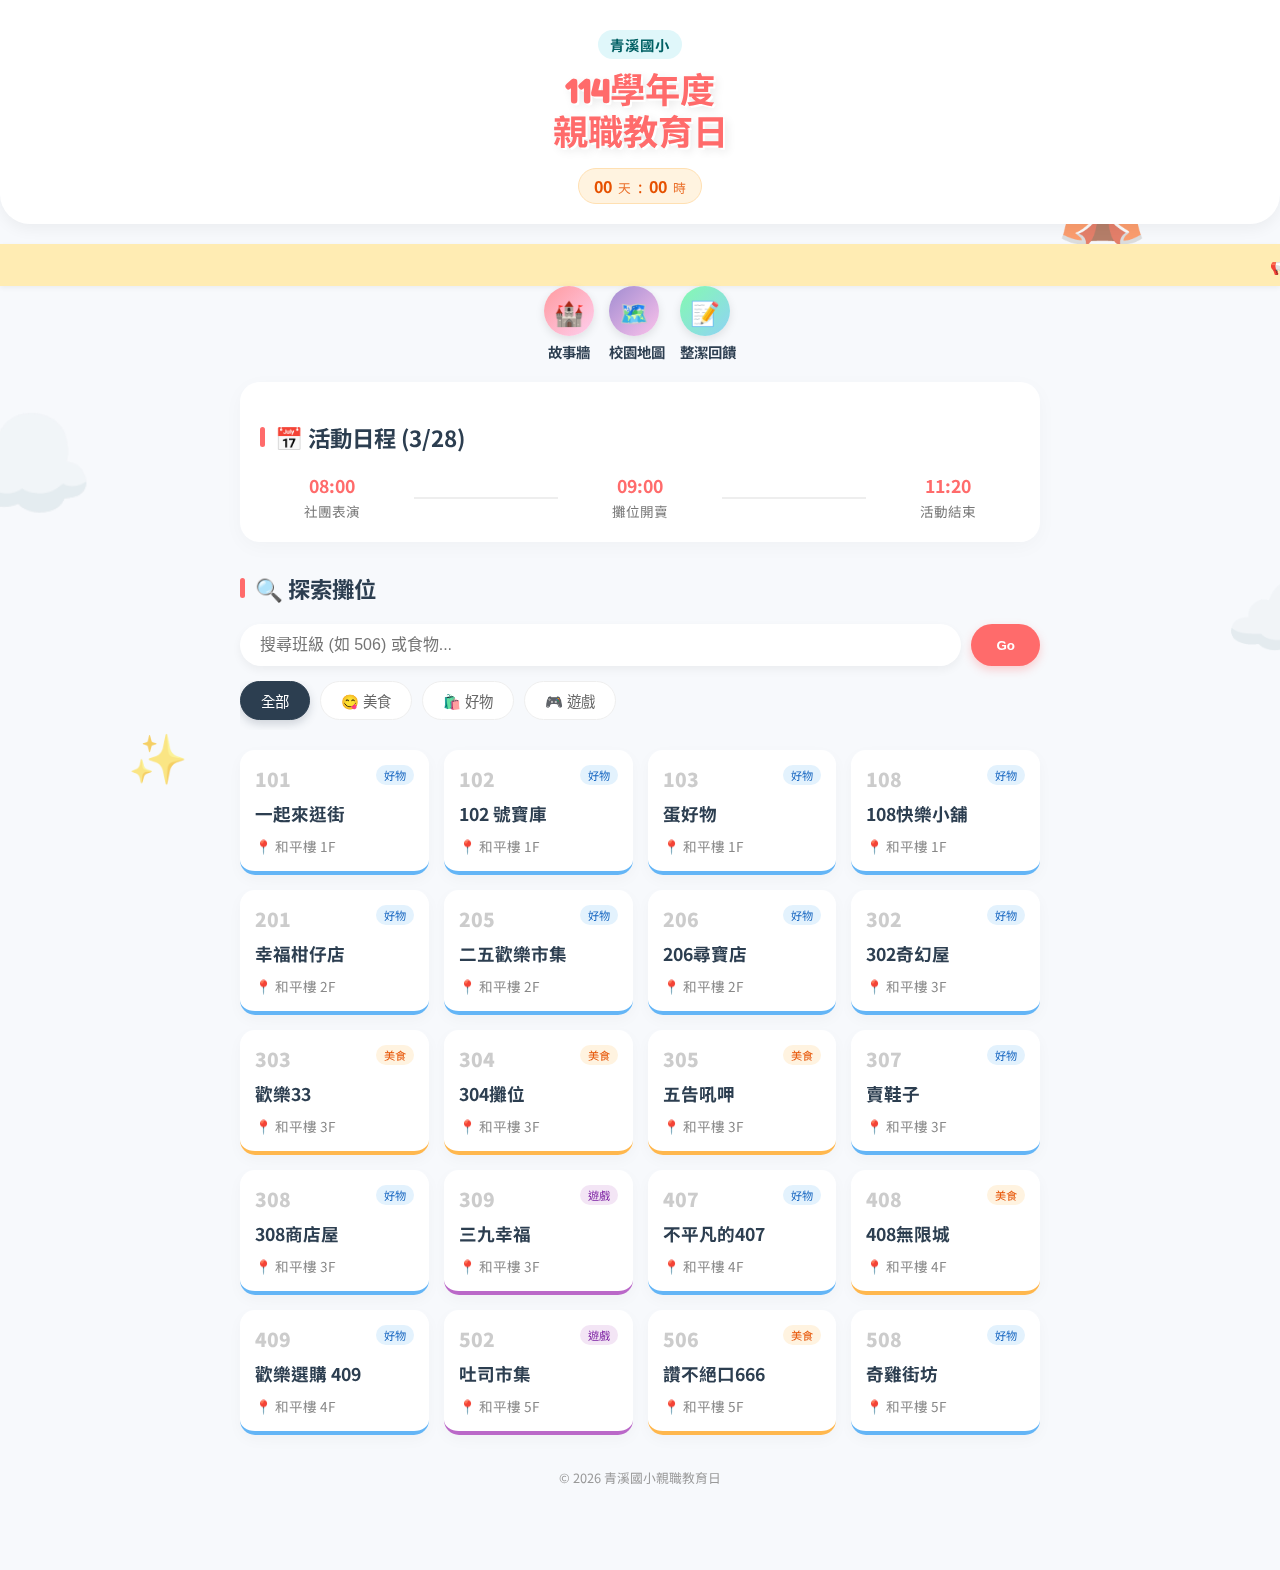
<file: index.html>
<!DOCTYPE html>
<html lang="zh-TW">
<head>
    <meta charset="UTF-8">
    <meta name="viewport" content="width=device-width, initial-scale=1.0">
    <title>114學年度親職教育日 - 青溪國小</title>
    <link href="https://fonts.googleapis.com/css2?family=Fredoka+One&family=Noto+Sans+TC:wght@400;700&display=swap" rel="stylesheet">
    <link rel="stylesheet" href="style.css?v=final2">
</head>
<body>

    <!-- Parallax Background Elements -->
    <div class="parallax-layer p1" style="top: 10%; left: 5%;">🎈</div>
    <div class="parallax-layer p2" style="top: 15%; right: 10%;">🎪</div>
    <div class="parallax-layer p3" style="top: 40%; left: -5%;">☁️</div>
    <div class="parallax-layer p4" style="top: 60%; right: -5%;">☁️</div>
    <div class="parallax-layer p5" style="top: 80%; left: 10%;">✨</div>

    <style>
        .parallax-layer {
            position: fixed;
            font-size: 3rem;
            z-index: -1;
            opacity: 0.6;
            transition: transform 0.1s linear;
            will-change: transform;
        }
        .p1 { font-size: 4rem; }
        .p2 { font-size: 5rem; }
        .p3 { font-size: 8rem; opacity: 0.3; }
        .p4 { font-size: 6rem; opacity: 0.3; }
    </style>

    <header class="hero-section">
        <div class="hero-content">
            <span class="badge">青溪國小</span>
            <h1 class="main-title">114學年度<br>親職教育日</h1>
            
            <!-- 倒數計時 -->
            <div class="countdown-container">
                <div class="time-block">
                    <span id="days" class="number">00</span>
                    <span class="label">天</span>
                </div>
                <div class="separator">:</div>
                <div class="time-block">
                    <span id="hours" class="number">00</span>
                    <span class="label">時</span>
                </div>
            </div>
        </div>
    </header>

    <!-- 跑馬燈 -->
    <div class="marquee-strip">
        <p>📢 歡迎蒞臨無限城嘉年華！全校攤位 09:00 準時開賣！請自備環保餐具，愛地球做環保！祝大家玩得開心！</p>
    </div>

    <!-- 快捷導航 (App Icon 風格) -->
    <nav class="quick-nav">
        <a href="stories.html" class="nav-item">
            <div class="icon-circle story-icon">🏰</div>
            <span>故事牆</span>
        </a>
        <a href="#map-modal" class="nav-item" onclick="openMap()">
            <div class="icon-circle map-icon">🗺️</div>
            <span>校園地圖</span>
        </a>
        <a href="https://docs.google.com/forms/d/18_ZxA7pB8pmwYJaLqvHoOnVKms5iUGSCtp5RFBCoK10/preview" target="_blank" class="nav-item">
            <div class="icon-circle form-icon">📝</div>
            <span>整潔回饋</span>
        </a>
    </nav>

    <main class="container">
        <!-- 活動時程 -->
        <section class="section-card timeline-card">
            <h2 class="section-title">📅 活動日程 (3/28)</h2>
            <div class="timeline-row">
                <div class="t-item">
                    <span class="t-time">08:00</span>
                    <span class="t-desc">社團表演</span>
                </div>
                <div class="t-line"></div>
                <div class="t-item">
                    <span class="t-time">09:00</span>
                    <span class="t-desc">攤位開賣</span>
                </div>
                <div class="t-line"></div>
                <div class="t-item">
                    <span class="t-time">11:20</span>
                    <span class="t-desc">活動結束</span>
                </div>
            </div>
        </section>

        <!-- 攤位搜尋 -->
        <section class="booth-section">
            <h2 class="section-title">🔍 探索攤位</h2>
            
            <div class="search-box">
                <input type="text" id="searchInput" placeholder="搜尋班級 (如 506) 或食物...">
                <button class="search-btn">Go</button>
            </div>

            <div class="filter-pills">
                <button class="pill active" data-filter="all">全部</button>
                <button class="pill" data-filter="food">😋 美食</button>
                <button class="pill" data-filter="goods">🛍️ 好物</button>
                <button class="pill" data-filter="game">🎮 遊戲</button>
            </div>

            <!-- 瀑布流卡片 -->
            <div class="booth-grid" id="boothGrid">
                <!-- 由 JS 動態生成 -->
            </div>
        </section>
    </main>

    <!-- 地圖模態視窗 (Modal) -->
    <div id="mapModal" class="modal">
        <div class="modal-content">
            <span class="close-btn" onclick="closeMap()">&times;</span>
            <h3>🗺️ 校園地圖</h3>
            <img src="picture.jpg" alt="Map" style="width:100%; border-radius:10px;">
            <a href="https://www.csps.tyc.edu.tw/modules/tadnews/page.php?nsn=29" target="_blank" class="full-map-btn">查看高清大圖</a>
        </div>
    </div>

    <!-- 底部 -->
    <footer>
        <p>© 2026 青溪國小親職教育日</p>
    </footer>

    <script>
        // 資料庫 (從原本的 HTML 轉換而來)
        const booths = [
            { cls: "101", name: "一起來逛街", type: "goods", loc: "和平樓 1F" },
            { cls: "102", name: "102 號寶庫", type: "goods", loc: "和平樓 1F" },
            { cls: "103", name: "蛋好物", type: "goods", loc: "和平樓 1F" },
            { cls: "108", name: "108快樂小舖", type: "goods", loc: "和平樓 1F" },
            { cls: "201", name: "幸福柑仔店", type: "goods", loc: "和平樓 2F" },
            { cls: "205", name: "二五歡樂市集", type: "goods", loc: "和平樓 2F" },
            { cls: "206", name: "206尋寶店", type: "goods", loc: "和平樓 2F" },
            { cls: "302", name: "302奇幻屋", type: "goods", loc: "和平樓 3F" },
            { cls: "303", name: "歡樂33", type: "food", loc: "和平樓 3F" },
            { cls: "304", name: "304攤位", type: "food", loc: "和平樓 3F" },
            { cls: "305", name: "五告吼呷", type: "food", loc: "和平樓 3F" },
            { cls: "307", name: "賣鞋子", type: "goods", loc: "和平樓 3F" },
            { cls: "308", name: "308商店屋", type: "goods", loc: "和平樓 3F" },
            { cls: "309", name: "三九幸福", type: "game", loc: "和平樓 3F" },
            { cls: "407", name: "不平凡的407", type: "goods", loc: "和平樓 4F" },
            { cls: "408", name: "408無限城", type: "food", loc: "和平樓 4F" },
            { cls: "409", name: "歡樂選購 409", type: "goods", loc: "和平樓 4F" },
            { cls: "502", name: "吐司市集", type: "game", loc: "和平樓 5F" },
            { cls: "506", name: "讚不絕口666", type: "food", loc: "和平樓 5F" },
            { cls: "508", name: "奇雞街坊", type: "goods", loc: "和平樓 5F" }
        ];

        const grid = document.getElementById('boothGrid');
        const searchInput = document.getElementById('searchInput');
        const pills = document.querySelectorAll('.pill');

        function renderBooths(filterType = 'all', searchText = '') {
            grid.innerHTML = '';
            
            const filtered = booths.filter(b => {
                const matchType = filterType === 'all' || b.type === filterType;
                const matchText = b.name.includes(searchText) || b.cls.includes(searchText);
                return matchType && matchText;
            });

            if(filtered.length === 0) {
                grid.innerHTML = '<div style="grid-column:1/-1; text-align:center; color:#999; padding:20px;">找不到相關攤位 🥲</div>';
                return;
            }

            filtered.forEach(b => {
                let typeLabel = b.type === 'food' ? '美食' : (b.type === 'game' ? '遊戲' : '好物');
                let typeClass = `type-${b.type}`;
                
                const card = document.createElement('div');
                card.className = `booth-card ${typeClass}`;
                card.innerHTML = `
                    <div class="booth-header">
                        <span class="booth-class">${b.cls}</span>
                        <span class="booth-tag">${typeLabel}</span>
                    </div>
                    <h3>${b.name}</h3>
                    <p class="booth-loc">📍 ${b.loc}</p>
                `;
                grid.appendChild(card);
            });
        }

        // Init
        renderBooths();

        // Search Listener
        searchInput.addEventListener('input', (e) => {
            const activePill = document.querySelector('.pill.active');
            renderBooths(activePill.dataset.filter, e.target.value);
        });

        // Filter Listener
        pills.forEach(pill => {
            pill.addEventListener('click', () => {
                pills.forEach(p => p.classList.remove('active'));
                pill.classList.add('active');
                renderBooths(pill.dataset.filter, searchInput.value);
            });
        });

        // Countdown Logic
        const targetDate = new Date("2026-03-28T09:00:00").getTime();
        
        // Auto-switch to Event Mode on 2026/03/28
        const today = new Date();
        // Check for 3/28 (Month is 0-indexed, so 2 is March)
        if (today.getFullYear() === 2026 && today.getMonth() === 2 && today.getDate() === 28) {
            document.body.classList.add('event-day-mode');
            document.querySelector('.marquee-strip p').innerText = "📢 活動進行中！歡迎蒞臨 114 學年度親職教育日！請多利用下方地圖與攤位搜尋！";
        }

        setInterval(() => {
            const now = new Date().getTime();
            const distance = targetDate - now;
            if (distance > 0) {
                document.getElementById("days").innerText = Math.floor(distance / (1000 * 60 * 60 * 24));
                document.getElementById("hours").innerText = Math.floor((distance % (1000 * 60 * 60 * 24)) / (1000 * 60 * 60));
            } else {
                document.getElementById("days").innerText = "00";
            }
        }, 1000);

        // Modal Logic
        function openMap() { document.getElementById('mapModal').style.display = 'flex'; }
        function closeMap() { document.getElementById('mapModal').style.display = 'none'; }

        // Parallax Effect
        window.addEventListener('scroll', () => {
            const scrolled = window.pageYOffset;
            document.querySelectorAll('.parallax-layer').forEach((el, index) => {
                const speed = (index + 1) * 0.15;
                el.style.transform = `translateY(${scrolled * speed}px)`;
            });
        });
    </script>
</body>
</html>
</file>
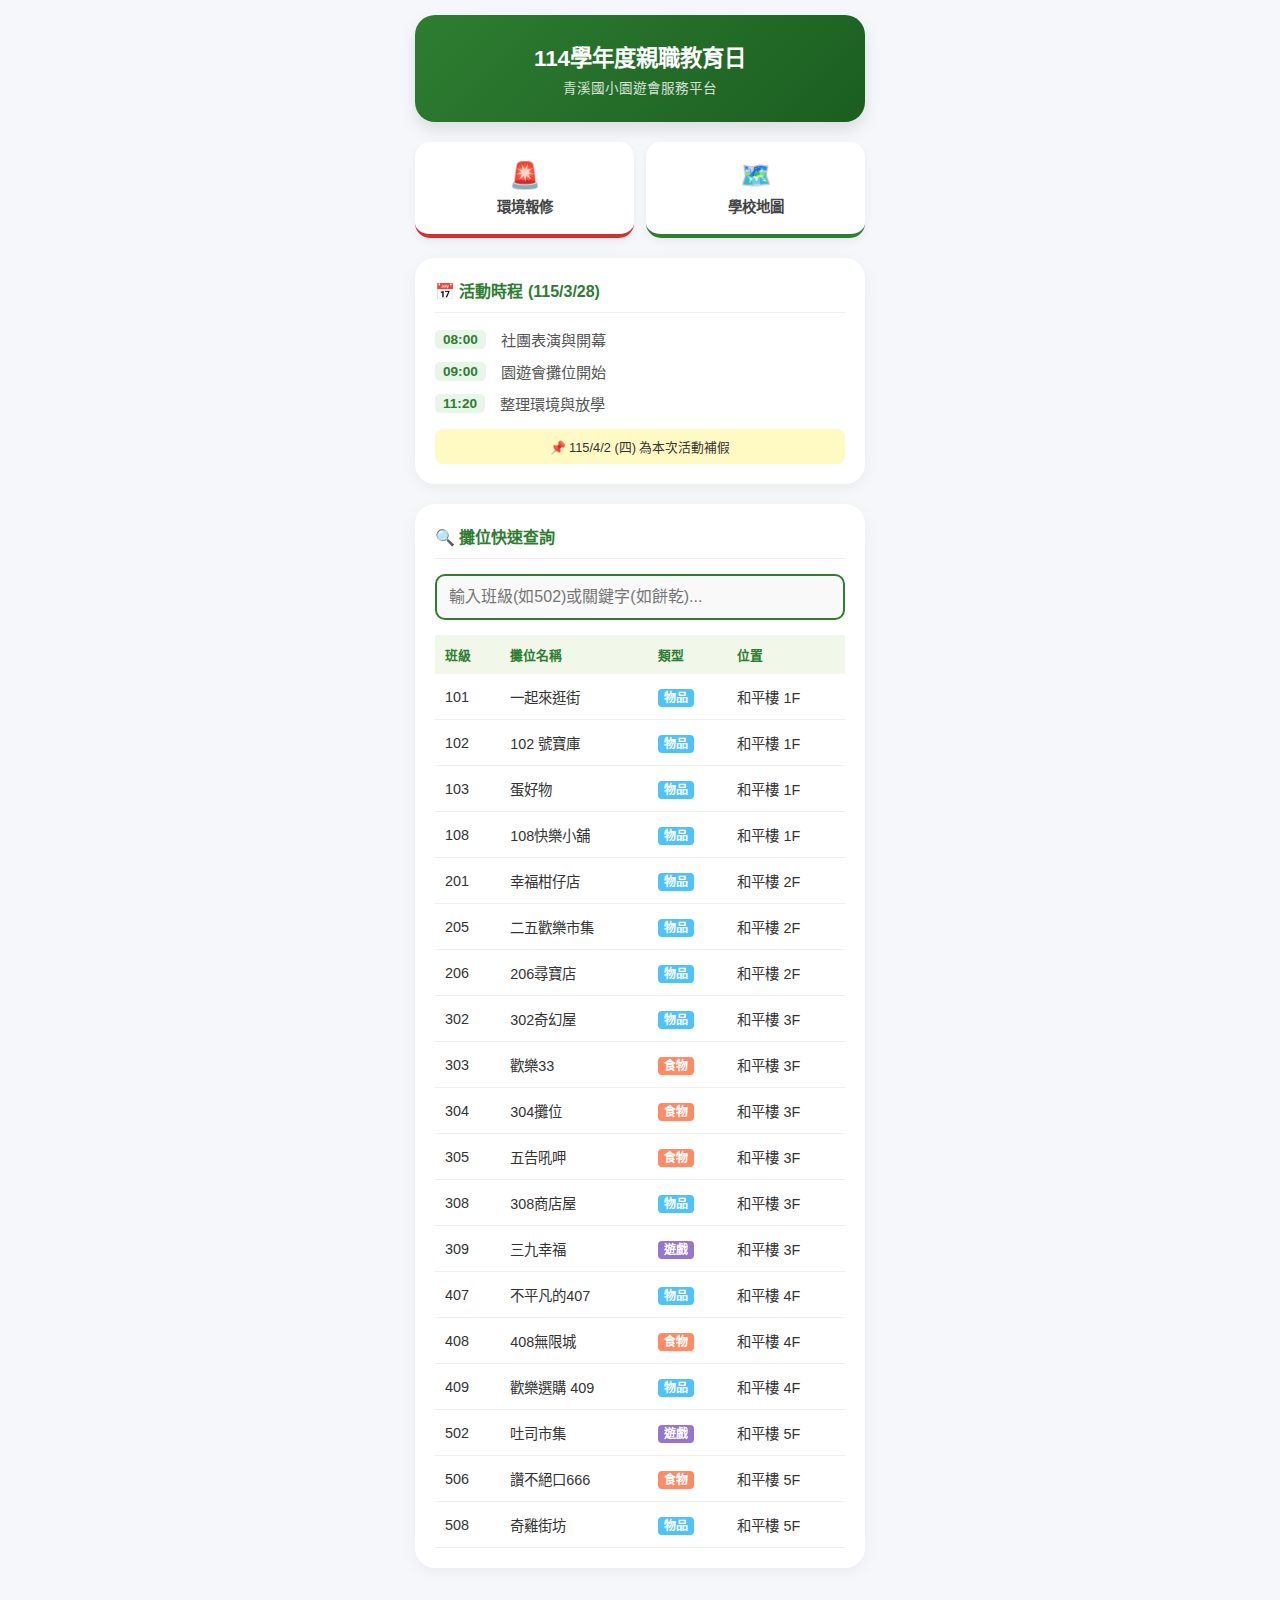
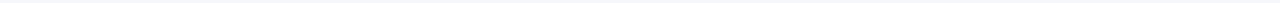
<file: backup/index.html>
<!DOCTYPE html>
<html lang="zh-TW">

<head>
    <meta charset="UTF-8">
    <meta name="viewport" content="width=device-width, initial-scale=1.0">
    <title>114學年度親職教育日 - 青溪國小</title>
    <link rel="stylesheet" href="style.css">
</head>

<body>

    <div class="app-wrap">
        <div class="app-header">
            <h1>114學年度親職教育日</h1>
            <div class="school-tag">青溪國小園遊會服務平台</div>
        </div>

        <div class="nav-grid">
            <a href="https://docs.google.com/forms/d/1ofmWoXQsNtqirKLW-tRrmjBQn8X9Occae6-AWoHlFSQ/viewform"
                target="_blank" class="nav-card red-border">
                <span class="nav-icon">🚨</span>
                <span class="nav-label">環境報修</span>
            </a>
            <a href="https://www.csps.tyc.edu.tw/modules/tadnews/page.php?nsn=29" target="_blank"
                class="nav-card green-border">
                <span class="nav-icon">🗺️</span>
                <span class="nav-label">學校地圖</span>
            </a>
        </div>

        <div class="content-card">
            <div class="card-title">📅 活動時程 (115/3/28)</div>
            <ul class="timeline">
                <li><span class="t-time">08:00</span> <span class="t-info">社團表演與開幕</span></li>
                <li><span class="t-time">09:00</span> <span class="t-info">園遊會攤位開始</span></li>
                <li><span class="t-time">11:20</span> <span class="t-info">整理環境與放學</span></li>
            </ul>
            <div class="vacation-tag">📌 115/4/2 (四) 為本次活動補假</div>
        </div>

        <div class="content-card">
            <div class="card-title">🔍 攤位快速查詢</div>
            <input type="text" id="searchInput" class="search-bar" placeholder="輸入班級(如502)或關鍵字(如餅乾)...">

            <div class="table-scroll">
                <table id="boothTable">
                    <thead>
                        <tr>
                            <th>班級</th>
                            <th>攤位名稱</th>
                            <th>類型</th>
                            <th>位置</th>
                        </tr>
                    </thead>
                    <tbody>
                        <tr>
                            <td>101</td>
                            <td>一起來逛街</td>
                            <td><span class="tag tag-goods">物品</span></td>
                            <td>和平樓 1F</td>
                        </tr>
                        <tr>
                            <td>102</td>
                            <td>102 號寶庫</td>
                            <td><span class="tag tag-goods">物品</span></td>
                            <td>和平樓 1F</td>
                        </tr>
                        <tr>
                            <td>103</td>
                            <td>蛋好物</td>
                            <td><span class="tag tag-goods">物品</span></td>
                            <td>和平樓 1F</td>
                        </tr>
                        <tr>
                            <td>108</td>
                            <td>108快樂小舖</td>
                            <td><span class="tag tag-goods">物品</span></td>
                            <td>和平樓 1F</td>
                        </tr>
                        <tr>
                            <td>201</td>
                            <td>幸福柑仔店</td>
                            <td><span class="tag tag-goods">物品</span></td>
                            <td>和平樓 2F</td>
                        </tr>
                        <tr>
                            <td>205</td>
                            <td>二五歡樂市集</td>
                            <td><span class="tag tag-goods">物品</span></td>
                            <td>和平樓 2F</td>
                        </tr>
                        <tr>
                            <td>206</td>
                            <td>206尋寶店</td>
                            <td><span class="tag tag-goods">物品</span></td>
                            <td>和平樓 2F</td>
                        </tr>
                        <tr>
                            <td>302</td>
                            <td>302奇幻屋</td>
                            <td><span class="tag tag-goods">物品</span></td>
                            <td>和平樓 3F</td>
                        </tr>
                        <tr>
                            <td>303</td>
                            <td>歡樂33</td>
                            <td><span class="tag tag-food">食物</span></td>
                            <td>和平樓 3F</td>
                        </tr>
                        <tr>
                            <td>304</td>
                            <td>304攤位</td>
                            <td><span class="tag tag-food">食物</span></td>
                            <td>和平樓 3F</td>
                        </tr>
                        <tr>
                            <td>305</td>
                            <td>五告吼呷</td>
                            <td><span class="tag tag-food">食物</span></td>
                            <td>和平樓 3F</td>
                        </tr>
                        <tr>
                            <td>308</td>
                            <td>308商店屋</td>
                            <td><span class="tag tag-goods">物品</span></td>
                            <td>和平樓 3F</td>
                        </tr>
                        <tr>
                            <td>309</td>
                            <td>三九幸福</td>
                            <td><span class="tag tag-game">遊戲</span></td>
                            <td>和平樓 3F</td>
                        </tr>
                        <tr>
                            <td>407</td>
                            <td>不平凡的407</td>
                            <td><span class="tag tag-goods">物品</span></td>
                            <td>和平樓 4F</td>
                        </tr>
                        <tr>
                            <td>408</td>
                            <td>408無限城</td>
                            <td><span class="tag tag-food">食物</span></td>
                            <td>和平樓 4F</td>
                        </tr>
                        <tr>
                            <td>409</td>
                            <td>歡樂選購 409</td>
                            <td><span class="tag tag-goods">物品</span></td>
                            <td>和平樓 4F</td>
                        </tr>
                        <tr>
                            <td>502</td>
                            <td>吐司市集</td>
                            <td><span class="tag tag-game">遊戲</span></td>
                            <td>和平樓 5F</td>
                        </tr>
                        <tr>
                            <td>506</td>
                            <td>讚不絕口666</td>
                            <td><span class="tag tag-food">食物</span></td>
                            <td>和平樓 5F</td>
                        </tr>
                        <tr>
                            <td>508</td>
                            <td>奇雞街坊</td>
                            <td><span class="tag tag-goods">物品</span></td>
                            <td>和平樓 5F</td>
                        </tr>
                </table>
            </div>
        </div>
    </div>

    <script src="script.js"></script>
</body>

</html>
</file>
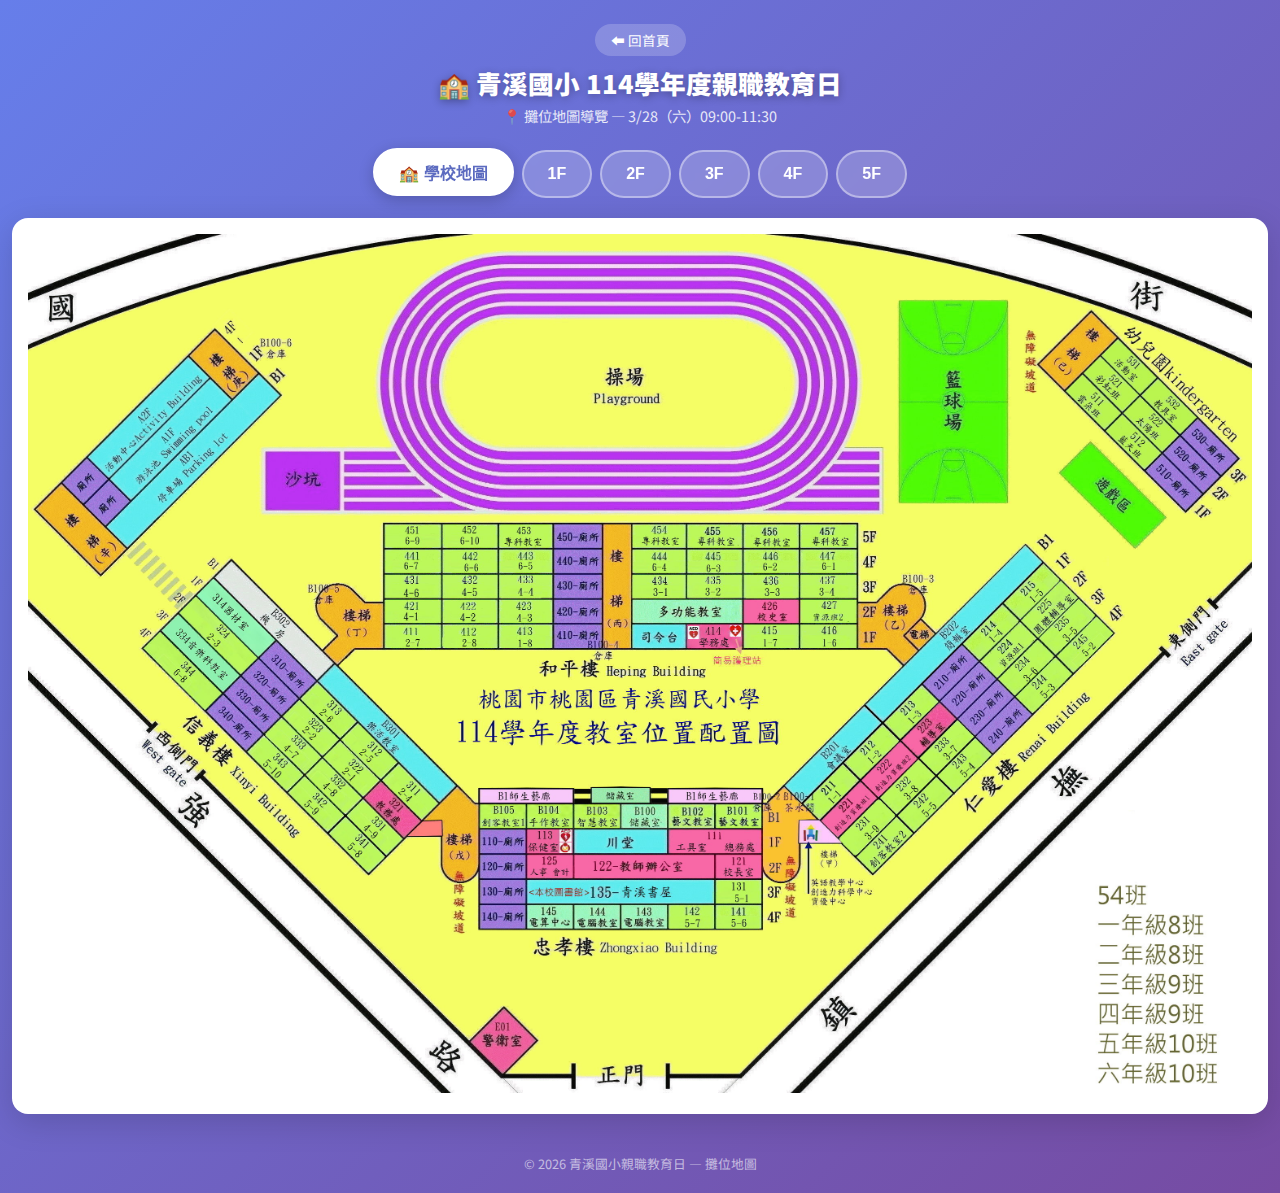
<file: booth-map/index.html>
<!DOCTYPE html>
<html lang="zh-TW">
<head>
<meta charset="UTF-8">
<meta name="viewport" content="width=device-width, initial-scale=1.0">
<title>青溪國小 114學年度親職教育日 — 攤位地圖</title>
<link href="https://fonts.googleapis.com/css2?family=Noto+Sans+TC:wght@400;700;900&display=swap" rel="stylesheet">
<style>
* { margin: 0; padding: 0; box-sizing: border-box; }
body {
  font-family: "Noto Sans TC", "Microsoft JhengHei", sans-serif;
  background: linear-gradient(135deg, #667eea 0%, #764ba2 100%);
  min-height: 100vh;
}

/* Header */
.header {
  text-align: center;
  padding: 24px 16px 12px;
  color: white;
}
.header h1 {
  font-size: 1.6rem;
  font-weight: 900;
  text-shadow: 0 2px 8px rgba(0,0,0,0.3);
}
.header .subtitle {
  font-size: 0.9rem;
  opacity: 0.85;
  margin-top: 4px;
}

/* Floor Tabs */
.floor-tabs {
  display: flex;
  justify-content: center;
  gap: 8px;
  padding: 12px 16px;
  flex-wrap: wrap;
}
.floor-tab {
  background: rgba(255,255,255,0.2);
  border: 2px solid rgba(255,255,255,0.4);
  color: white;
  padding: 10px 24px;
  border-radius: 30px;
  font-size: 1rem;
  font-weight: 700;
  cursor: pointer;
  transition: all 0.3s;
  backdrop-filter: blur(4px);
}
.floor-tab:hover {
  background: rgba(255,255,255,0.35);
  transform: translateY(-2px);
}
.floor-tab.active {
  background: white;
  color: #5C6BC0;
  border-color: white;
  box-shadow: 0 4px 15px rgba(0,0,0,0.2);
  transform: translateY(-2px);
}

/* Map Container */
.map-container {
  max-width: 1400px;
  margin: 8px auto 20px;
  padding: 0 12px;
}
.map-card {
  background: white;
  border-radius: 16px;
  box-shadow: 0 8px 32px rgba(0,0,0,0.15);
  overflow: hidden;
  padding: 16px;
}
.map-card svg {
  display: block;
  width: 100%;
}

/* Booth List Section */
.booth-section {
  max-width: 1400px;
  margin: 0 auto 30px;
  padding: 0 12px;
}
.booth-section h2 {
  color: white;
  font-size: 1.2rem;
  margin-bottom: 12px;
  text-shadow: 0 1px 4px rgba(0,0,0,0.2);
}
.booth-grid {
  display: grid;
  grid-template-columns: repeat(auto-fill, minmax(200px, 1fr));
  gap: 10px;
}
.booth-item {
  background: rgba(255,255,255,0.95);
  border-radius: 12px;
  padding: 12px;
  backdrop-filter: blur(4px);
  transition: transform 0.2s;
  cursor: default;
}
.booth-item:hover {
  transform: translateY(-2px);
}
.booth-item .cls {
  font-weight: 900;
  font-size: 1.1rem;
  color: #5C6BC0;
}
.booth-item .name {
  font-weight: 700;
  margin: 2px 0;
  font-size: 0.95rem;
}
.booth-item .type-tag {
  display: inline-block;
  font-size: 0.75rem;
  padding: 2px 8px;
  border-radius: 10px;
  font-weight: 700;
}
.booth-item .type-tag.food { background: #FFF3E0; color: #E65100; }
.booth-item .type-tag.goods { background: #E3F2FD; color: #1565C0; }
.booth-item .type-tag.game { background: #F3E5F5; color: #7B1FA2; }
.booth-item .desc {
  font-size: 0.8rem;
  color: #666;
  margin-top: 4px;
  line-height: 1.4;
}
.booth-item .loc {
  font-size: 0.75rem;
  color: #999;
  margin-top: 4px;
}

/* Legend */
.legend-bar {
  display: flex;
  justify-content: center;
  gap: 16px;
  flex-wrap: wrap;
  padding: 8px 0;
  margin-bottom: 4px;
}
.legend-item {
  display: flex;
  align-items: center;
  gap: 4px;
  font-size: 0.8rem;
  color: #666;
}
.legend-dot {
  width: 14px;
  height: 14px;
  border-radius: 4px;
  border: 1.5px solid;
}

/* Search */
.search-wrap {
  max-width: 1400px;
  margin: 0 auto;
  padding: 0 12px 12px;
}
.search-box {
  display: flex;
  gap: 8px;
}
.search-box input {
  flex: 1;
  padding: 10px 16px;
  border-radius: 25px;
  border: none;
  font-size: 0.95rem;
  outline: none;
  box-shadow: 0 2px 10px rgba(0,0,0,0.1);
}
.search-box input::placeholder { color: #bbb; }

/* Footer */
footer {
  text-align: center;
  padding: 20px;
  color: rgba(255,255,255,0.6);
  font-size: 0.8rem;
}

/* Hidden floors */
.floor-content { display: none; }
.floor-content.active { display: block; }

@media (max-width: 600px) {
  .header h1 { font-size: 1.2rem; }
  .floor-tab { padding: 8px 16px; font-size: 0.85rem; }
  .booth-grid { grid-template-columns: repeat(auto-fill, minmax(160px, 1fr)); }
}
</style>
</head>
<body>

<header class="header">
  <a href="../index.html" style="display:inline-block;margin-bottom:8px;padding:6px 16px;background:rgba(255,255,255,0.2);color:#fff;border-radius:20px;text-decoration:none;font-size:0.85rem;">⬅ 回首頁</a>
  <h1>🏫 青溪國小 114學年度親職教育日</h1>
  <p class="subtitle">📍 攤位地圖導覽 — 3/28（六）09:00-11:30</p>
</header>

<nav class="floor-tabs">
  <button class="floor-tab active" data-floor="0">🏫 學校地圖</button>
  <button class="floor-tab" data-floor="1">1F</button>
  <button class="floor-tab" data-floor="2">2F</button>
  <button class="floor-tab" data-floor="3">3F</button>
  <button class="floor-tab" data-floor="4">4F</button>
  <button class="floor-tab" data-floor="5">5F</button>
</nav>

<div class="search-wrap">
  <div class="search-box">
    <input type="text" id="searchInput" placeholder="搜尋班級 (如 506) 或攤位名稱...">
  </div>
</div>

<div class="map-container">
  <div class="map-card">
    <div class="legend-bar" id="legendBar">
      <span class="legend-item"><span class="legend-dot" style="background:#E3F2FD;border-color:#90CAF9;"></span>教室</span>
      <span class="legend-item"><span class="legend-dot" style="background:#FFF3E0;border-color:#FFCC80;"></span>行政</span>
      <span class="legend-item"><span class="legend-dot" style="background:#E8F5E9;border-color:#A5D6A7;"></span>專科</span>
      <span class="legend-item"><span class="legend-dot" style="background:#F5F5F5;border-color:#BDBDBD;"></span>廁所</span>
      <span class="legend-item">🍔美食</span>
      <span class="legend-item">🛍️好物</span>
      <span class="legend-item">🎮遊戲</span>
    </div>
    <div id="schoolMapContainer" style="text-align:center;">
      <img src="school-map.jpg" alt="教室配置圖(114學年度54班)" style="width:100%;border-radius:10px;">
    </div>
    <div id="svgContainer" style="display:none;"></div>
  </div>
</div>

<section class="booth-section">
  <h2>📋 本樓層攤位一覽</h2>
  <div class="booth-grid" id="boothGrid"></div>
</section>

<footer>© 2026 青溪國小親職教育日 — 攤位地圖</footer>

<script>
const FONT = 'font-family="Noto Sans TC, Microsoft JhengHei, sans-serif"';

const booths = {
  "101": { name: "一起來逛街", type: "goods", desc: "市集" },
  "102": { name: "102號寶庫", type: "goods", desc: "餅乾、水果、文具" },
  "103": { name: "蚤好物、找好物", type: "goods", desc: "手作、二手生活用品、書、玩具、文具" },
  "105": { name: "五彩繽紛小市集", type: "food", desc: "茶葉蛋、油飯、Q凍、雪Q餅、果汁、爆米花" },
  "106": { name: "一溜甜甜屋", type: "food", desc: "奶酪、餅乾、紅茶、奶茶、越南鳥蛋" },
  "108": { name: "108快樂小舖", type: "goods", desc: "全新及九成新的生活物品" },
  "201": { name: "幸福柑仔店", type: "goods", desc: "文具驚喜包、二手小物、娃娃" },
  "203": { name: "203快樂屋", type: "food", desc: "冷滷味、炒麵、文具、娃娃" },
  "205": { name: "二五歡樂市集", type: "goods", desc: "兒童手飾、餅乾、玩具、泡泡機" },
  "206": { name: "206尋寶店", type: "goods", desc: "二手物品販售" },
  "207": { name: "寶藏屋", type: "goods", desc: "二手玩具、玩偶、書籍" },
  "301": { name: "301攤位", type: "food", desc: "飲料、二手良物、馬林糖" },
  "302": { name: "302奇幻屋", type: "goods", desc: "文具、生活雜貨" },
  "303": { name: "歡樂33", type: "food", desc: "一口小香腸、彈珠汽水、茶葉蛋" },
  "304": { name: "304攤位", type: "food", desc: "滷味、茶葉蛋、綜合果汁、布丁" },
  "305": { name: "五告吼呷", type: "food", desc: "糖葫蘆、香菇、蛋塔、遊戲" },
  "308": { name: "308商店屋", type: "goods", desc: "二手娃娃、茶葉蛋、冰棒、小飯糰" },
  "309": { name: "三九幸福小屋", type: "game", desc: "射擊遊戲" },
  "404": { name: "魔法天堂", type: "game", desc: "投籃遊戲、各類美食、文具用品" },
  "405": { name: "405夜市", type: "goods", desc: "二手商品" },
  "406": { name: "快來六班找好康", type: "goods", desc: "食品、飲料、小益智遊戲" },
  "407": { name: "不平凡的407", type: "goods", desc: "雪Q餅、彈珠汽水、DIY吊飾" },
  "408": { name: "408無限城", type: "food", desc: "扭蛋、娃娃、桌遊、餅乾、滷味" },
  "409": { name: "歡樂選購409", type: "goods", desc: "文具用品、卡牌、日用品" },
  "502": { name: "吐司市集", type: "game", desc: "飲料、娃娃、夾娃娃、乒乓球" },
  "504": { name: "百四可樂", type: "goods", desc: "吃的、玩的、用的通通有" },
  "505": { name: "無所不能", type: "food", desc: "飲料、茶葉蛋及益智遊戲" },
  "506": { name: "讚不絕口666", type: "food", desc: "餅乾、糖果、零食、飲料、二手物品" },
  "507": { name: "宜居7息地", type: "game", desc: "套圈圈、投乒乓球、二手商品" },
  "508": { name: "奇雞街坊", type: "goods", desc: "吊飾、娃娃、文具、玩具、書" },
  "509": { name: "人體拉霸機", type: "game", desc: "三位關主舉課本，三本相同得獎" },
  "510": { name: "十物招領", type: "food", desc: "小型市集，多種攤販" },
  "601": { name: "六一玩很大", type: "game", desc: "棒球九宮格、彈跳丟丟球、魔方" },
  "602": { name: "602遊戲王又贏了!", type: "game", desc: "益智遊戲闖關" },
  "603": { name: "星光影城＆挖寶小市集", type: "goods", desc: "餅乾、飲料、卡通影片、跳蚤市場" },
  "604": { name: "四海遊龍", type: "food", desc: "杯裝汽水、冰淇淋、茶葉蛋" },
  "605": { name: "飲飲為傲", type: "food", desc: "販售飲品、甜點、冰淇淋" },
  "607": { name: "67柑仔店", type: "goods", desc: "娃娃、琥珀糖、雪Q餅、吉他表演" },
  "608": { name: "八方來財", type: "food", desc: "餅乾、糖果、飲料、益智遊戲" },
  "609": { name: "9-11", type: "game", desc: "UNO對決、推杯子、射箭、拍立得" },
  "610": { name: "魔法販賣部", type: "food", desc: "果汁、水果、手工餅乾" },
  "創課教室": { name: "即刻對決", type: "game", desc: "影像辨識遊戲+雷切吊飾" },
  "辦公室": { name: "家長會", type: "goods", desc: "福袋、文創小物" },
};

const typeEmoji = { food: "🍔", goods: "🛍️", game: "🎮" };
const typeLabel = { food: "美食", goods: "好物", game: "遊戲" };

// Floor data
const floors = {
  1: {
    "和平樓": ["207","208","108","廁所","司令台","學務處","107","106"],
    "信義樓": ["204","205","206","廁所","器材室"],
    "仁愛樓": ["101","102","103","廁所","104","105"],
    "忠孝樓": ["廁所","保健室","川堂","工具室","總務處"],
  },
  2: {
    "和平樓": ["401","402","403","廁所","多功能教室","校史室","資源班"],
    "信義樓": ["教務處","201","202","廁所","203"],
    "仁愛樓": ["資優班","輔導室","廁所","資源班","團輔室"],
    "忠孝樓": ["廁所","人事室","辦公室","校長室"],
  },
  3: {
    "和平樓": ["406","405","404","廁所","301","302","303","304"],
    "信義樓": ["409","408","407","廁所","科任教室","音樂教室"],
    "仁愛樓": ["309","308","307","廁所","306","305"],
    "忠孝樓": ["圖書館","501"],
  },
  4: {
    "和平樓": ["607","606","605","廁所","604","603","602","601"],
    "信義樓": ["508","509","510","廁所","608"],
    "仁愛樓": ["創課教室","505","504","廁所","503","502"],
    "忠孝樓": ["廁所","電算中心","電腦教室","507","506"],
  },
  5: {
    "和平樓": ["609","610","專科教室","廁所","專科教室"],
    "信義樓": [],
    "仁愛樓": [],
    "忠孝樓": [],
  },
};

// Room style
function roomColor(name) {
  if (name === "廁所") return { fill: "#F5F5F5", stroke: "#BDBDBD" };
  if (name === "保健室") return { fill: "#FFEBEE", stroke: "#EF9A9A" };
  if (["學務處","總務處","人事室","辦公室","校長室","教務處"].includes(name)) return { fill: "#FFF3E0", stroke: "#FFCC80" };
  if (["器材室","多功能教室","校史室","資源班","資優班","輔導室","團輔室","創課教室","專科教室","音樂教室","科任教室"].includes(name)) return { fill: "#E8F5E9", stroke: "#A5D6A7" };
  if (["司令台","川堂"].includes(name)) return { fill: "#FAFAFA", stroke: "#E0E0E0" };
  if (name === "工具室") return { fill: "#EFEBE9", stroke: "#BCAAA4" };
  if (name === "圖書館") return { fill: "#F3E5F5", stroke: "#CE93D8" };
  if (["電算中心","電腦教室"].includes(name)) return { fill: "#E0F2F1", stroke: "#80CBC4" };
  if (name === "資料待補") return { fill: "white", stroke: "#999" };
  return { fill: "#E3F2FD", stroke: "#90CAF9" };
}

function roomWidth(name) {
  if (["多功能教室","川堂","圖書館"].includes(name)) return 150;
  if (["專科教室","電腦教室","電算中心"].includes(name)) return 130;
  return 100;
}

function makeRoomH(x, y, w, h, name) {
  const c = roomColor(name);
  const b = booths[name];
  const dash = name === "資料待補" ? ' stroke-dasharray="5,5"' : '';
  let s = `<rect x="${x}" y="${y}" width="${w}" height="${h}" rx="6" fill="${c.fill}" stroke="${c.stroke}" stroke-width="1.5"${dash}/>`;
  if (b) {
    const emoji = typeEmoji[b.type] || "";
    const dn = b.name.length > 6 ? b.name.slice(0,5)+"…" : b.name;
    s += `<text x="${x+w/2}" y="${y+h*0.33}" text-anchor="middle" dominant-baseline="middle" font-size="18" font-weight="bold" fill="#333" ${FONT}>${name}</text>`;
    s += `<text x="${x+w/2}" y="${y+h*0.72}" text-anchor="middle" dominant-baseline="middle" font-size="11" fill="#666" ${FONT}>${emoji}${dn}</text>`;
  } else {
    const fs = /^\d/.test(name) ? 18 : (name.length > 3 ? 13 : 15);
    const fw = /^\d/.test(name) ? ' font-weight="bold"' : '';
    const fc = name === "廁所" || name === "資料待補" ? "#666" : "#333";
    s += `<text x="${x+w/2}" y="${y+h/2}" text-anchor="middle" dominant-baseline="middle" font-size="${fs}"${fw} fill="${fc}" ${FONT}>${name}</text>`;
  }
  return s;
}

function makeRoomR(x, y, w, h, name, angle) {
  const c = roomColor(name);
  const b = booths[name];
  const dash = name === "資料待補" ? ' stroke-dasharray="5,5"' : '';
  let inner = `<rect width="${w}" height="${h}" rx="6" fill="${c.fill}" stroke="${c.stroke}" stroke-width="1.5"${dash}/>`;
  if (b) {
    const emoji = typeEmoji[b.type] || "";
    const dn = b.name.length > 5 ? b.name.slice(0,4)+"…" : b.name;
    inner += `<text x="${w/2}" y="${h*0.33}" text-anchor="middle" dominant-baseline="middle" font-size="16" font-weight="bold" fill="#333" ${FONT}>${name}</text>`;
    inner += `<text x="${w/2}" y="${h*0.73}" text-anchor="middle" dominant-baseline="middle" font-size="10" fill="#666" ${FONT}>${emoji}${dn}</text>`;
  } else {
    const fs = /^\d/.test(name) ? 18 : (name.length > 3 ? 11 : 14);
    const fw = /^\d/.test(name) ? ' font-weight="bold"' : '';
    const fc = name === "廁所" || name === "資料待補" ? "#666" : "#333";
    inner += `<text x="${w/2}" y="${h/2}" text-anchor="middle" dominant-baseline="middle" font-size="${fs}"${fw} fill="${fc}" ${FONT}>${name}</text>`;
  }
  return `<g transform="translate(${x},${y}) rotate(${angle},${w/2},${h/2})">${inner}</g>`;
}

function buildFloorSVG(floorNum) {
  const data = floors[floorNum];
  const CX = 700, HP_Y = 80, ZX_Y = 730, SIDE_BY = 600;
  let svg = '';

  // V guide lines
  svg += `<line x1="${CX}" y1="${ZX_Y}" x2="80" y2="120" stroke="#E0E0E0" stroke-width="1.5" stroke-dasharray="8,4"/>`;
  svg += `<line x1="${CX}" y1="${ZX_Y}" x2="1320" y2="120" stroke="#E0E0E0" stroke-width="1.5" stroke-dasharray="8,4"/>`;
  svg += `<line x1="80" y1="120" x2="${CX}" y2="140" stroke="#E0E0E0" stroke-width="1.5" stroke-dasharray="8,4"/>`;
  svg += `<line x1="1320" y1="120" x2="${CX}" y2="140" stroke="#E0E0E0" stroke-width="1.5" stroke-dasharray="8,4"/>`;

  // 和平樓 - top horizontal
  const hp = data["和平樓"];
  if (hp && hp.length > 0) {
    const hpWidths = hp.map(r => roomWidth(r));
    const hpTotal = hpWidths.reduce((a,b) => a+b, 0) + 4*(hp.length-1);
    let hx = CX - hpTotal/2;
    svg += `<text x="${CX}" y="${HP_Y}" text-anchor="middle" font-size="16" font-weight="bold" fill="#37474F" ${FONT}>【和平樓】</text>`;
    hp.forEach((r, i) => {
      svg += makeRoomH(hx, HP_Y+12, hpWidths[i], 60, r);
      hx += hpWidths[i] + 4;
    });
  }

  // 信義樓 - left V going up
  const xy = data["信義樓"];
  if (xy && xy.length > 0) {
    const xn = xy.length;
    const xEndX = 350 + (xn-1)*(-50) - 30;
    const xEndY = SIDE_BY + (xn-1)*(-68) - 15;
    svg += `<text x="${xEndX}" y="${xEndY}" text-anchor="middle" font-size="15" font-weight="bold" fill="#37474F" ${FONT}>【信義樓】</text>`;
    xy.forEach((r, i) => {
      svg += makeRoomR(350 + i*(-50), SIDE_BY + i*(-68), 80, 58, r, -35);
    });
  }

  // 仁愛樓 - right V going up
  const ra = data["仁愛樓"];
  if (ra && ra.length > 0) {
    const rn = ra.length;
    const rEndX = 980 + (rn-1)*50 + 80 + 30;
    const rEndY = SIDE_BY + (rn-1)*(-68) - 15;
    svg += `<text x="${rEndX}" y="${rEndY}" text-anchor="middle" font-size="15" font-weight="bold" fill="#37474F" ${FONT}>【仁愛樓】</text>`;
    ra.forEach((r, i) => {
      svg += makeRoomR(980 + i*50, SIDE_BY + i*(-68), 80, 58, r, 35);
    });
  }

  // 忠孝樓 - bottom horizontal
  const zx = data["忠孝樓"];
  if (zx && zx.length > 0) {
    const zxWidths = zx.map(r => roomWidth(r));
    const zxTotal = zxWidths.reduce((a,b) => a+b, 0) + 4*(zx.length-1);
    let zxX = CX - zxTotal/2;
    svg += `<text x="${CX}" y="${ZX_Y-12}" text-anchor="middle" font-size="16" font-weight="bold" fill="#37474F" ${FONT}>【忠孝樓】</text>`;
    zx.forEach((r, i) => {
      svg += makeRoomH(zxX, ZX_Y, zxWidths[i], 60, r);
      zxX += zxWidths[i] + 4;
    });
  }

  return `<svg viewBox="0 0 1400 810" width="100%"><rect width="1400" height="810" fill="white" rx="8"/>${svg}</svg>`;
}

// Get all booths for a floor
function getFloorBooths(floorNum) {
  const data = floors[floorNum];
  const result = [];
  for (const [bld, rooms] of Object.entries(data)) {
    rooms.forEach(r => {
      if (booths[r]) {
        result.push({ cls: r, building: bld, ...booths[r] });
      }
    });
  }
  return result;
}

function renderBoothList(floorNum, searchText = '') {
  const grid = document.getElementById('boothGrid');
  let items = getFloorBooths(floorNum);
  if (searchText) {
    const q = searchText.toLowerCase();
    items = items.filter(b => b.cls.includes(q) || b.name.toLowerCase().includes(q) || (b.desc && b.desc.includes(q)));
  }
  if (items.length === 0) {
    grid.innerHTML = '<div style="grid-column:1/-1;text-align:center;color:rgba(255,255,255,0.7);padding:20px;">此樓層無攤位或找不到結果</div>';
    return;
  }
  grid.innerHTML = items.map(b => `
    <div class="booth-item">
      <div class="cls">${b.cls}</div>
      <div class="name">${b.name}</div>
      <span class="type-tag ${b.type}">${typeEmoji[b.type]} ${typeLabel[b.type]}</span>
      <div class="desc">${b.desc || ''}</div>
      <div class="loc">📍 ${b.building}</div>
    </div>
  `).join('');
}

// Tab switching
let currentFloor = 0;

function switchFloor(num) {
  currentFloor = num;
  document.querySelectorAll('.floor-tab').forEach(t => t.classList.toggle('active', +t.dataset.floor === num));
  const schoolMap = document.getElementById('schoolMapContainer');
  const svgCont = document.getElementById('svgContainer');
  const legend = document.getElementById('legendBar');
  const boothSection = document.querySelector('.booth-section');
  const searchWrap = document.querySelector('.search-wrap');

  if (num === 0) {
    schoolMap.style.display = 'block';
    svgCont.style.display = 'none';
    legend.style.display = 'none';
    boothSection.style.display = 'none';
    searchWrap.style.display = 'none';
  } else {
    schoolMap.style.display = 'none';
    svgCont.style.display = 'block';
    legend.style.display = 'flex';
    boothSection.style.display = 'block';
    searchWrap.style.display = 'block';
    svgCont.innerHTML = buildFloorSVG(num);
    renderBoothList(num, document.getElementById('searchInput').value);
  }
}

document.querySelectorAll('.floor-tab').forEach(tab => {
  tab.addEventListener('click', () => switchFloor(+tab.dataset.floor));
});

document.getElementById('searchInput').addEventListener('input', e => {
  renderBoothList(currentFloor, e.target.value);
});

// Init — 預設顯示學校地圖
switchFloor(0);
</script>
</body>
</html>
</file>
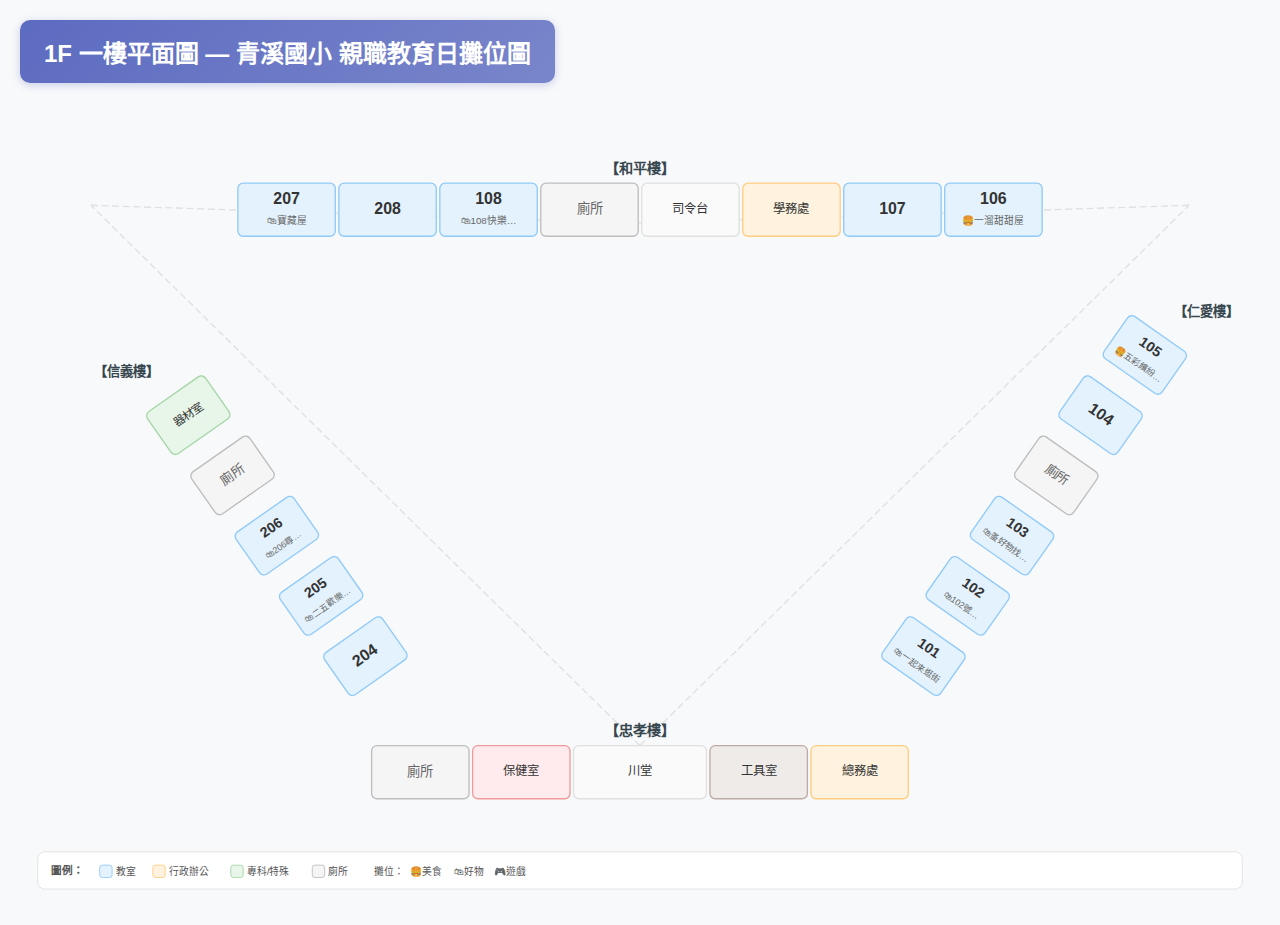
<file: 1F_一樓平面圖.html>
<!DOCTYPE html>
<html lang="zh-TW">
<head>
<meta charset="UTF-8">
<meta name="viewport" content="width=device-width, initial-scale=1.0">
<title>1F 一樓平面圖 — 青溪國小</title>
<style>
body { margin: 0; padding: 20px; background: #f8f9fa; font-family: "Microsoft JhengHei", "PingFang TC", sans-serif; }
.title-bar { background: linear-gradient(135deg, #5C6BC0, #7986CB); color: white; padding: 14px 24px; border-radius: 10px; font-size: 24px; font-weight: bold; margin-bottom: 16px; box-shadow: 0 2px 8px rgba(92,107,192,0.3); display: inline-block; }
svg { display: block; margin: 0 auto; }
</style>
</head>
<body>
<div class="title-bar">1F 一樓平面圖 — 青溪國小 親職教育日攤位圖</div>
<svg viewBox="0 0 1400 910" width="100%" style="max-width:1400px;">
  <rect width="1400" height="910" fill="#f8f9fa" rx="12"/>

  <!-- V outline -->
  <line x1="700" y1="730" x2="80" y2="120" stroke="#E0E0E0" stroke-width="1.5" stroke-dasharray="8,4"/>
  <line x1="700" y1="730" x2="1320" y2="120" stroke="#E0E0E0" stroke-width="1.5" stroke-dasharray="8,4"/>
  <line x1="80" y1="120" x2="700" y2="140" stroke="#E0E0E0" stroke-width="1.5" stroke-dasharray="8,4"/>
  <line x1="1320" y1="120" x2="700" y2="140" stroke="#E0E0E0" stroke-width="1.5" stroke-dasharray="8,4"/>

  <text x="700" y="83" text-anchor="middle" font-size="16" font-weight="bold" fill="#37474F" font-family="Microsoft JhengHei, PingFang TC, Noto Sans TC, sans-serif">【和平樓】</text>
  <rect x="246.0" y="95" width="110" height="60" rx="6" fill="#E3F2FD" stroke="#90CAF9" stroke-width="1.5"/>
  <text x="301.0" y="114.2" text-anchor="middle" dominant-baseline="middle" font-size="18" font-weight="bold" fill="#333" font-family="Microsoft JhengHei, PingFang TC, Noto Sans TC, sans-serif">207</text>
  <text x="301.0" y="138.2" text-anchor="middle" dominant-baseline="middle" font-size="11" fill="#666" font-family="Microsoft JhengHei, PingFang TC, Noto Sans TC, sans-serif">🛍寶藏屋</text>
  <rect x="360.0" y="95" width="110" height="60" rx="6" fill="#E3F2FD" stroke="#90CAF9" stroke-width="1.5"/>
  <text x="415.0" y="125.0" text-anchor="middle" dominant-baseline="middle" font-size="18" font-weight="bold" fill="#333" font-family="Microsoft JhengHei, PingFang TC, Noto Sans TC, sans-serif">208</text>
  <rect x="474.0" y="95" width="110" height="60" rx="6" fill="#E3F2FD" stroke="#90CAF9" stroke-width="1.5"/>
  <text x="529.0" y="114.2" text-anchor="middle" dominant-baseline="middle" font-size="18" font-weight="bold" fill="#333" font-family="Microsoft JhengHei, PingFang TC, Noto Sans TC, sans-serif">108</text>
  <text x="529.0" y="138.2" text-anchor="middle" dominant-baseline="middle" font-size="11" fill="#666" font-family="Microsoft JhengHei, PingFang TC, Noto Sans TC, sans-serif">🛍108快樂…</text>
  <rect x="588.0" y="95" width="110" height="60" rx="6" fill="#F5F5F5" stroke="#BDBDBD" stroke-width="1.5"/>
  <text x="643.0" y="125.0" text-anchor="middle" dominant-baseline="middle" font-size="15" fill="#666" font-family="Microsoft JhengHei, PingFang TC, Noto Sans TC, sans-serif">廁所</text>
  <rect x="702.0" y="95" width="110" height="60" rx="6" fill="#FAFAFA" stroke="#E0E0E0" stroke-width="1.5"/>
  <text x="757.0" y="125.0" text-anchor="middle" dominant-baseline="middle" font-size="14" fill="#333" font-family="Microsoft JhengHei, PingFang TC, Noto Sans TC, sans-serif">司令台</text>
  <rect x="816.0" y="95" width="110" height="60" rx="6" fill="#FFF3E0" stroke="#FFCC80" stroke-width="1.5"/>
  <text x="871.0" y="125.0" text-anchor="middle" dominant-baseline="middle" font-size="14" fill="#333" font-family="Microsoft JhengHei, PingFang TC, Noto Sans TC, sans-serif">學務處</text>
  <rect x="930.0" y="95" width="110" height="60" rx="6" fill="#E3F2FD" stroke="#90CAF9" stroke-width="1.5"/>
  <text x="985.0" y="125.0" text-anchor="middle" dominant-baseline="middle" font-size="18" font-weight="bold" fill="#333" font-family="Microsoft JhengHei, PingFang TC, Noto Sans TC, sans-serif">107</text>
  <rect x="1044.0" y="95" width="110" height="60" rx="6" fill="#E3F2FD" stroke="#90CAF9" stroke-width="1.5"/>
  <text x="1099.0" y="114.2" text-anchor="middle" dominant-baseline="middle" font-size="18" font-weight="bold" fill="#333" font-family="Microsoft JhengHei, PingFang TC, Noto Sans TC, sans-serif">106</text>
  <text x="1099.0" y="138.2" text-anchor="middle" dominant-baseline="middle" font-size="11" fill="#666" font-family="Microsoft JhengHei, PingFang TC, Noto Sans TC, sans-serif">🍔一溜甜甜屋</text>

  <text x="120" y="313" text-anchor="middle" font-size="15" font-weight="bold" fill="#37474F" font-family="Microsoft JhengHei, PingFang TC, Noto Sans TC, sans-serif">【信義樓】</text>
  <g transform="translate(350,600) rotate(-35,40.0,29.0)"><rect width="80" height="58" rx="6" fill="#E3F2FD" stroke="#90CAF9" stroke-width="1.5"/><text x="40.0" y="29.0" text-anchor="middle" dominant-baseline="middle" font-size="18" font-weight="bold" fill="#333" font-family="Microsoft JhengHei, PingFang TC, Noto Sans TC, sans-serif">204</text></g>
  <g transform="translate(300,532) rotate(-35,40.0,29.0)"><rect width="80" height="58" rx="6" fill="#E3F2FD" stroke="#90CAF9" stroke-width="1.5"/><text x="40.0" y="19.14" text-anchor="middle" dominant-baseline="middle" font-size="16" font-weight="bold" fill="#333" font-family="Microsoft JhengHei, PingFang TC, Noto Sans TC, sans-serif">205</text><text x="40.0" y="42.339999999999996" text-anchor="middle" dominant-baseline="middle" font-size="10" fill="#666" font-family="Microsoft JhengHei, PingFang TC, Noto Sans TC, sans-serif">🛍二五歡樂…</text></g>
  <g transform="translate(250,464) rotate(-35,40.0,29.0)"><rect width="80" height="58" rx="6" fill="#E3F2FD" stroke="#90CAF9" stroke-width="1.5"/><text x="40.0" y="19.14" text-anchor="middle" dominant-baseline="middle" font-size="16" font-weight="bold" fill="#333" font-family="Microsoft JhengHei, PingFang TC, Noto Sans TC, sans-serif">206</text><text x="40.0" y="42.339999999999996" text-anchor="middle" dominant-baseline="middle" font-size="10" fill="#666" font-family="Microsoft JhengHei, PingFang TC, Noto Sans TC, sans-serif">🛍206尋…</text></g>
  <g transform="translate(200,396) rotate(-35,40.0,29.0)"><rect width="80" height="58" rx="6" fill="#F5F5F5" stroke="#BDBDBD" stroke-width="1.5"/><text x="40.0" y="29.0" text-anchor="middle" dominant-baseline="middle" font-size="15" fill="#666" font-family="Microsoft JhengHei, PingFang TC, Noto Sans TC, sans-serif">廁所</text></g>
  <g transform="translate(150,328) rotate(-35,40.0,29.0)"><rect width="80" height="58" rx="6" fill="#E8F5E9" stroke="#A5D6A7" stroke-width="1.5"/><text x="40.0" y="29.0" text-anchor="middle" dominant-baseline="middle" font-size="13" fill="#333" font-family="Microsoft JhengHei, PingFang TC, Noto Sans TC, sans-serif">器材室</text></g>

  <text x="1340" y="245" text-anchor="middle" font-size="15" font-weight="bold" fill="#37474F" font-family="Microsoft JhengHei, PingFang TC, Noto Sans TC, sans-serif">【仁愛樓】</text>
  <g transform="translate(980,600) rotate(35,40.0,29.0)"><rect width="80" height="58" rx="6" fill="#E3F2FD" stroke="#90CAF9" stroke-width="1.5"/><text x="40.0" y="19.14" text-anchor="middle" dominant-baseline="middle" font-size="16" font-weight="bold" fill="#333" font-family="Microsoft JhengHei, PingFang TC, Noto Sans TC, sans-serif">101</text><text x="40.0" y="42.339999999999996" text-anchor="middle" dominant-baseline="middle" font-size="10" fill="#666" font-family="Microsoft JhengHei, PingFang TC, Noto Sans TC, sans-serif">🛍一起來逛街</text></g>
  <g transform="translate(1030,532) rotate(35,40.0,29.0)"><rect width="80" height="58" rx="6" fill="#E3F2FD" stroke="#90CAF9" stroke-width="1.5"/><text x="40.0" y="19.14" text-anchor="middle" dominant-baseline="middle" font-size="16" font-weight="bold" fill="#333" font-family="Microsoft JhengHei, PingFang TC, Noto Sans TC, sans-serif">102</text><text x="40.0" y="42.339999999999996" text-anchor="middle" dominant-baseline="middle" font-size="10" fill="#666" font-family="Microsoft JhengHei, PingFang TC, Noto Sans TC, sans-serif">🛍102號…</text></g>
  <g transform="translate(1080,464) rotate(35,40.0,29.0)"><rect width="80" height="58" rx="6" fill="#E3F2FD" stroke="#90CAF9" stroke-width="1.5"/><text x="40.0" y="19.14" text-anchor="middle" dominant-baseline="middle" font-size="16" font-weight="bold" fill="#333" font-family="Microsoft JhengHei, PingFang TC, Noto Sans TC, sans-serif">103</text><text x="40.0" y="42.339999999999996" text-anchor="middle" dominant-baseline="middle" font-size="10" fill="#666" font-family="Microsoft JhengHei, PingFang TC, Noto Sans TC, sans-serif">🛍蚤好物找…</text></g>
  <g transform="translate(1130,396) rotate(35,40.0,29.0)"><rect width="80" height="58" rx="6" fill="#F5F5F5" stroke="#BDBDBD" stroke-width="1.5"/><text x="40.0" y="29.0" text-anchor="middle" dominant-baseline="middle" font-size="15" fill="#666" font-family="Microsoft JhengHei, PingFang TC, Noto Sans TC, sans-serif">廁所</text></g>
  <g transform="translate(1180,328) rotate(35,40.0,29.0)"><rect width="80" height="58" rx="6" fill="#E3F2FD" stroke="#90CAF9" stroke-width="1.5"/><text x="40.0" y="29.0" text-anchor="middle" dominant-baseline="middle" font-size="18" font-weight="bold" fill="#333" font-family="Microsoft JhengHei, PingFang TC, Noto Sans TC, sans-serif">104</text></g>
  <g transform="translate(1230,260) rotate(35,40.0,29.0)"><rect width="80" height="58" rx="6" fill="#E3F2FD" stroke="#90CAF9" stroke-width="1.5"/><text x="40.0" y="19.14" text-anchor="middle" dominant-baseline="middle" font-size="16" font-weight="bold" fill="#333" font-family="Microsoft JhengHei, PingFang TC, Noto Sans TC, sans-serif">105</text><text x="40.0" y="42.339999999999996" text-anchor="middle" dominant-baseline="middle" font-size="10" fill="#666" font-family="Microsoft JhengHei, PingFang TC, Noto Sans TC, sans-serif">🍔五彩繽紛…</text></g>

  <text x="700" y="718" text-anchor="middle" font-size="16" font-weight="bold" fill="#37474F" font-family="Microsoft JhengHei, PingFang TC, Noto Sans TC, sans-serif">【忠孝樓】</text>
  <rect x="397.0" y="730" width="110" height="60" rx="6" fill="#F5F5F5" stroke="#BDBDBD" stroke-width="1.5"/>
  <text x="452.0" y="760.0" text-anchor="middle" dominant-baseline="middle" font-size="15" fill="#666" font-family="Microsoft JhengHei, PingFang TC, Noto Sans TC, sans-serif">廁所</text>
  <rect x="511.0" y="730" width="110" height="60" rx="6" fill="#FFEBEE" stroke="#EF9A9A" stroke-width="1.5"/>
  <text x="566.0" y="760.0" text-anchor="middle" dominant-baseline="middle" font-size="14" fill="#333" font-family="Microsoft JhengHei, PingFang TC, Noto Sans TC, sans-serif">保健室</text>
  <rect x="625.0" y="730" width="150" height="60" rx="6" fill="#FAFAFA" stroke="#E0E0E0" stroke-width="1.5"/>
  <text x="700.0" y="760.0" text-anchor="middle" dominant-baseline="middle" font-size="14" fill="#333" font-family="Microsoft JhengHei, PingFang TC, Noto Sans TC, sans-serif">川堂</text>
  <rect x="779.0" y="730" width="110" height="60" rx="6" fill="#EFEBE9" stroke="#BCAAA4" stroke-width="1.5"/>
  <text x="834.0" y="760.0" text-anchor="middle" dominant-baseline="middle" font-size="14" fill="#333" font-family="Microsoft JhengHei, PingFang TC, Noto Sans TC, sans-serif">工具室</text>
  <rect x="893.0" y="730" width="110" height="60" rx="6" fill="#FFF3E0" stroke="#FFCC80" stroke-width="1.5"/>
  <text x="948.0" y="760.0" text-anchor="middle" dominant-baseline="middle" font-size="14" fill="#333" font-family="Microsoft JhengHei, PingFang TC, Noto Sans TC, sans-serif">總務處</text>

  <!-- 圖例 -->
  <rect x="20" y="850" width="1360" height="42" rx="8" fill="white" stroke="#e0e0e0"/>
  <text x="35" y="875" font-size="12" font-weight="bold" fill="#555" font-family="Microsoft JhengHei, PingFang TC, Noto Sans TC, sans-serif">圖例：</text>
  <rect x="90" y="865" width="14" height="14" rx="3" fill="#E3F2FD" stroke="#90CAF9"/>
  <text x="108" y="876" font-size="11" fill="#555" font-family="Microsoft JhengHei, PingFang TC, Noto Sans TC, sans-serif">教室</text>
  <rect x="150" y="865" width="14" height="14" rx="3" fill="#FFF3E0" stroke="#FFCC80"/>
  <text x="168" y="876" font-size="11" fill="#555" font-family="Microsoft JhengHei, PingFang TC, Noto Sans TC, sans-serif">行政辦公</text>
  <rect x="238" y="865" width="14" height="14" rx="3" fill="#E8F5E9" stroke="#A5D6A7"/>
  <text x="256" y="876" font-size="11" fill="#555" font-family="Microsoft JhengHei, PingFang TC, Noto Sans TC, sans-serif">專科/特殊</text>
  <rect x="330" y="865" width="14" height="14" rx="3" fill="#F5F5F5" stroke="#BDBDBD"/>
  <text x="348" y="876" font-size="11" fill="#555" font-family="Microsoft JhengHei, PingFang TC, Noto Sans TC, sans-serif">廁所</text>
  <text x="400" y="876" font-size="11" fill="#555" font-family="Microsoft JhengHei, PingFang TC, Noto Sans TC, sans-serif">攤位：</text>
  <text x="440" y="876" font-size="11" fill="#555" font-family="Microsoft JhengHei, PingFang TC, Noto Sans TC, sans-serif">🍔美食</text>
  <text x="490" y="876" font-size="11" fill="#555" font-family="Microsoft JhengHei, PingFang TC, Noto Sans TC, sans-serif">🛍好物</text>
  <text x="535" y="876" font-size="11" fill="#555" font-family="Microsoft JhengHei, PingFang TC, Noto Sans TC, sans-serif">🎮遊戲</text>
</svg>
</body></html>
</file>
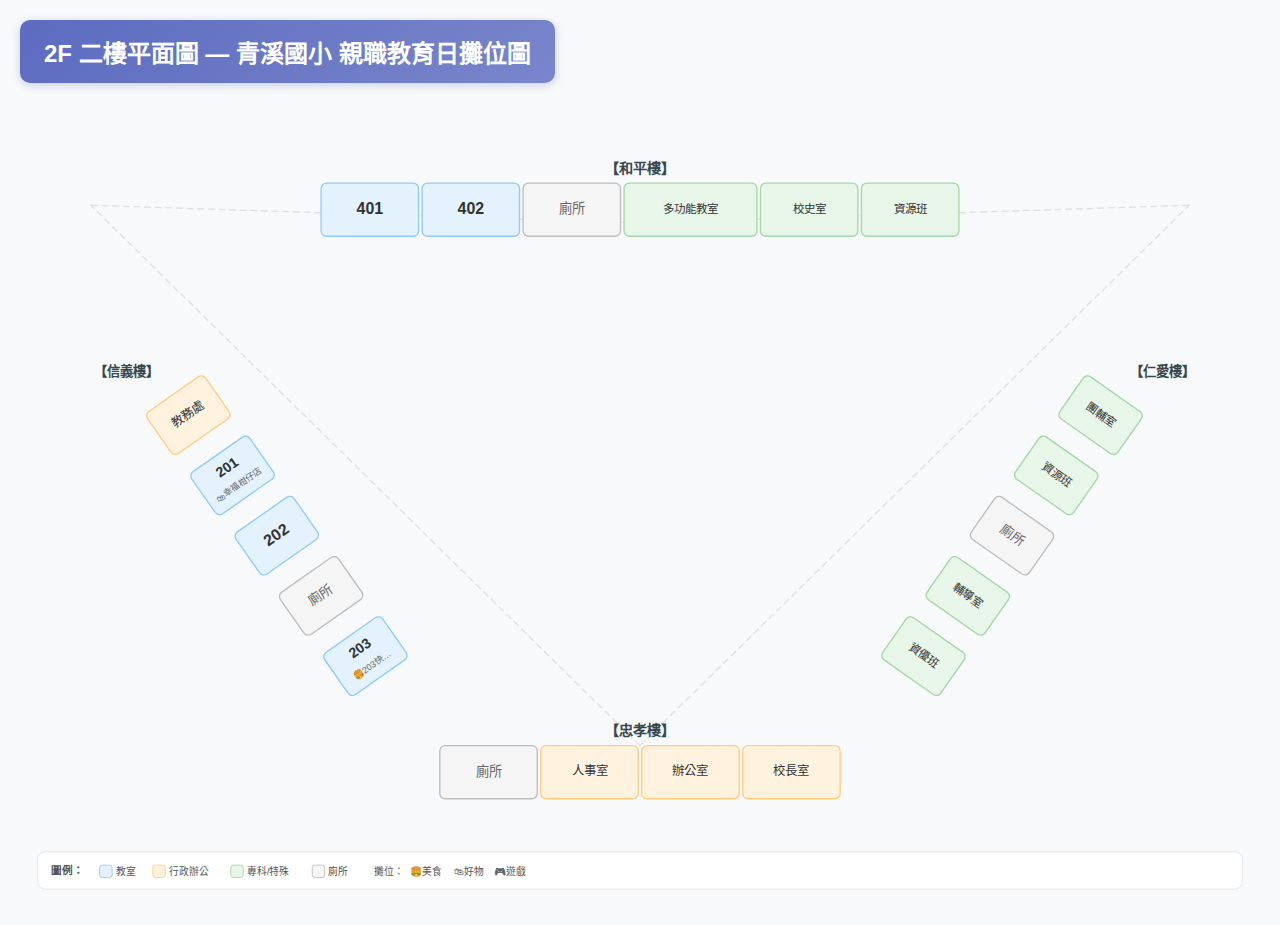
<file: 2F_二樓平面圖.html>
<!DOCTYPE html>
<html lang="zh-TW">
<head>
<meta charset="UTF-8">
<meta name="viewport" content="width=device-width, initial-scale=1.0">
<title>2F 二樓平面圖 — 青溪國小</title>
<style>
body { margin: 0; padding: 20px; background: #f8f9fa; font-family: "Microsoft JhengHei", "PingFang TC", sans-serif; }
.title-bar { background: linear-gradient(135deg, #5C6BC0, #7986CB); color: white; padding: 14px 24px; border-radius: 10px; font-size: 24px; font-weight: bold; margin-bottom: 16px; box-shadow: 0 2px 8px rgba(92,107,192,0.3); display: inline-block; }
svg { display: block; margin: 0 auto; }
</style>
</head>
<body>
<div class="title-bar">2F 二樓平面圖 — 青溪國小 親職教育日攤位圖</div>
<svg viewBox="0 0 1400 910" width="100%" style="max-width:1400px;">
  <rect width="1400" height="910" fill="#f8f9fa" rx="12"/>

  <!-- V outline -->
  <line x1="700" y1="730" x2="80" y2="120" stroke="#E0E0E0" stroke-width="1.5" stroke-dasharray="8,4"/>
  <line x1="700" y1="730" x2="1320" y2="120" stroke="#E0E0E0" stroke-width="1.5" stroke-dasharray="8,4"/>
  <line x1="80" y1="120" x2="700" y2="140" stroke="#E0E0E0" stroke-width="1.5" stroke-dasharray="8,4"/>
  <line x1="1320" y1="120" x2="700" y2="140" stroke="#E0E0E0" stroke-width="1.5" stroke-dasharray="8,4"/>

  <text x="700" y="83" text-anchor="middle" font-size="16" font-weight="bold" fill="#37474F" font-family="Microsoft JhengHei, PingFang TC, Noto Sans TC, sans-serif">【和平樓】</text>
  <rect x="340.0" y="95" width="110" height="60" rx="6" fill="#E3F2FD" stroke="#90CAF9" stroke-width="1.5"/>
  <text x="395.0" y="125.0" text-anchor="middle" dominant-baseline="middle" font-size="18" font-weight="bold" fill="#333" font-family="Microsoft JhengHei, PingFang TC, Noto Sans TC, sans-serif">401</text>
  <rect x="454.0" y="95" width="110" height="60" rx="6" fill="#E3F2FD" stroke="#90CAF9" stroke-width="1.5"/>
  <text x="509.0" y="125.0" text-anchor="middle" dominant-baseline="middle" font-size="18" font-weight="bold" fill="#333" font-family="Microsoft JhengHei, PingFang TC, Noto Sans TC, sans-serif">402</text>
  <rect x="568.0" y="95" width="110" height="60" rx="6" fill="#F5F5F5" stroke="#BDBDBD" stroke-width="1.5"/>
  <text x="623.0" y="125.0" text-anchor="middle" dominant-baseline="middle" font-size="15" fill="#666" font-family="Microsoft JhengHei, PingFang TC, Noto Sans TC, sans-serif">廁所</text>
  <rect x="682.0" y="95" width="150" height="60" rx="6" fill="#E8F5E9" stroke="#A5D6A7" stroke-width="1.5"/>
  <text x="757.0" y="125.0" text-anchor="middle" dominant-baseline="middle" font-size="13" fill="#333" font-family="Microsoft JhengHei, PingFang TC, Noto Sans TC, sans-serif">多功能教室</text>
  <rect x="836.0" y="95" width="110" height="60" rx="6" fill="#E8F5E9" stroke="#A5D6A7" stroke-width="1.5"/>
  <text x="891.0" y="125.0" text-anchor="middle" dominant-baseline="middle" font-size="13" fill="#333" font-family="Microsoft JhengHei, PingFang TC, Noto Sans TC, sans-serif">校史室</text>
  <rect x="950.0" y="95" width="110" height="60" rx="6" fill="#E8F5E9" stroke="#A5D6A7" stroke-width="1.5"/>
  <text x="1005.0" y="125.0" text-anchor="middle" dominant-baseline="middle" font-size="13" fill="#333" font-family="Microsoft JhengHei, PingFang TC, Noto Sans TC, sans-serif">資源班</text>

  <text x="120" y="313" text-anchor="middle" font-size="15" font-weight="bold" fill="#37474F" font-family="Microsoft JhengHei, PingFang TC, Noto Sans TC, sans-serif">【信義樓】</text>
  <g transform="translate(350,600) rotate(-35,40.0,29.0)"><rect width="80" height="58" rx="6" fill="#E3F2FD" stroke="#90CAF9" stroke-width="1.5"/><text x="40.0" y="19.14" text-anchor="middle" dominant-baseline="middle" font-size="16" font-weight="bold" fill="#333" font-family="Microsoft JhengHei, PingFang TC, Noto Sans TC, sans-serif">203</text><text x="40.0" y="42.339999999999996" text-anchor="middle" dominant-baseline="middle" font-size="10" fill="#666" font-family="Microsoft JhengHei, PingFang TC, Noto Sans TC, sans-serif">🍔203快…</text></g>
  <g transform="translate(300,532) rotate(-35,40.0,29.0)"><rect width="80" height="58" rx="6" fill="#F5F5F5" stroke="#BDBDBD" stroke-width="1.5"/><text x="40.0" y="29.0" text-anchor="middle" dominant-baseline="middle" font-size="15" fill="#666" font-family="Microsoft JhengHei, PingFang TC, Noto Sans TC, sans-serif">廁所</text></g>
  <g transform="translate(250,464) rotate(-35,40.0,29.0)"><rect width="80" height="58" rx="6" fill="#E3F2FD" stroke="#90CAF9" stroke-width="1.5"/><text x="40.0" y="29.0" text-anchor="middle" dominant-baseline="middle" font-size="18" font-weight="bold" fill="#333" font-family="Microsoft JhengHei, PingFang TC, Noto Sans TC, sans-serif">202</text></g>
  <g transform="translate(200,396) rotate(-35,40.0,29.0)"><rect width="80" height="58" rx="6" fill="#E3F2FD" stroke="#90CAF9" stroke-width="1.5"/><text x="40.0" y="19.14" text-anchor="middle" dominant-baseline="middle" font-size="16" font-weight="bold" fill="#333" font-family="Microsoft JhengHei, PingFang TC, Noto Sans TC, sans-serif">201</text><text x="40.0" y="42.339999999999996" text-anchor="middle" dominant-baseline="middle" font-size="10" fill="#666" font-family="Microsoft JhengHei, PingFang TC, Noto Sans TC, sans-serif">🛍幸福柑仔店</text></g>
  <g transform="translate(150,328) rotate(-35,40.0,29.0)"><rect width="80" height="58" rx="6" fill="#FFF3E0" stroke="#FFCC80" stroke-width="1.5"/><text x="40.0" y="29.0" text-anchor="middle" dominant-baseline="middle" font-size="14" fill="#333" font-family="Microsoft JhengHei, PingFang TC, Noto Sans TC, sans-serif">教務處</text></g>

  <text x="1290" y="313" text-anchor="middle" font-size="15" font-weight="bold" fill="#37474F" font-family="Microsoft JhengHei, PingFang TC, Noto Sans TC, sans-serif">【仁愛樓】</text>
  <g transform="translate(980,600) rotate(35,40.0,29.0)"><rect width="80" height="58" rx="6" fill="#E8F5E9" stroke="#A5D6A7" stroke-width="1.5"/><text x="40.0" y="29.0" text-anchor="middle" dominant-baseline="middle" font-size="13" fill="#333" font-family="Microsoft JhengHei, PingFang TC, Noto Sans TC, sans-serif">資優班</text></g>
  <g transform="translate(1030,532) rotate(35,40.0,29.0)"><rect width="80" height="58" rx="6" fill="#E8F5E9" stroke="#A5D6A7" stroke-width="1.5"/><text x="40.0" y="29.0" text-anchor="middle" dominant-baseline="middle" font-size="13" fill="#333" font-family="Microsoft JhengHei, PingFang TC, Noto Sans TC, sans-serif">輔導室</text></g>
  <g transform="translate(1080,464) rotate(35,40.0,29.0)"><rect width="80" height="58" rx="6" fill="#F5F5F5" stroke="#BDBDBD" stroke-width="1.5"/><text x="40.0" y="29.0" text-anchor="middle" dominant-baseline="middle" font-size="15" fill="#666" font-family="Microsoft JhengHei, PingFang TC, Noto Sans TC, sans-serif">廁所</text></g>
  <g transform="translate(1130,396) rotate(35,40.0,29.0)"><rect width="80" height="58" rx="6" fill="#E8F5E9" stroke="#A5D6A7" stroke-width="1.5"/><text x="40.0" y="29.0" text-anchor="middle" dominant-baseline="middle" font-size="13" fill="#333" font-family="Microsoft JhengHei, PingFang TC, Noto Sans TC, sans-serif">資源班</text></g>
  <g transform="translate(1180,328) rotate(35,40.0,29.0)"><rect width="80" height="58" rx="6" fill="#E8F5E9" stroke="#A5D6A7" stroke-width="1.5"/><text x="40.0" y="29.0" text-anchor="middle" dominant-baseline="middle" font-size="13" fill="#333" font-family="Microsoft JhengHei, PingFang TC, Noto Sans TC, sans-serif">團輔室</text></g>

  <text x="700" y="718" text-anchor="middle" font-size="16" font-weight="bold" fill="#37474F" font-family="Microsoft JhengHei, PingFang TC, Noto Sans TC, sans-serif">【忠孝樓】</text>
  <rect x="474.0" y="730" width="110" height="60" rx="6" fill="#F5F5F5" stroke="#BDBDBD" stroke-width="1.5"/>
  <text x="529.0" y="760.0" text-anchor="middle" dominant-baseline="middle" font-size="15" fill="#666" font-family="Microsoft JhengHei, PingFang TC, Noto Sans TC, sans-serif">廁所</text>
  <rect x="588.0" y="730" width="110" height="60" rx="6" fill="#FFF3E0" stroke="#FFCC80" stroke-width="1.5"/>
  <text x="643.0" y="760.0" text-anchor="middle" dominant-baseline="middle" font-size="14" fill="#333" font-family="Microsoft JhengHei, PingFang TC, Noto Sans TC, sans-serif">人事室</text>
  <rect x="702.0" y="730" width="110" height="60" rx="6" fill="#FFF3E0" stroke="#FFCC80" stroke-width="1.5"/>
  <text x="757.0" y="760.0" text-anchor="middle" dominant-baseline="middle" font-size="14" fill="#333" font-family="Microsoft JhengHei, PingFang TC, Noto Sans TC, sans-serif">辦公室</text>
  <rect x="816.0" y="730" width="110" height="60" rx="6" fill="#FFF3E0" stroke="#FFCC80" stroke-width="1.5"/>
  <text x="871.0" y="760.0" text-anchor="middle" dominant-baseline="middle" font-size="14" fill="#333" font-family="Microsoft JhengHei, PingFang TC, Noto Sans TC, sans-serif">校長室</text>

  <!-- 圖例 -->
  <rect x="20" y="850" width="1360" height="42" rx="8" fill="white" stroke="#e0e0e0"/>
  <text x="35" y="875" font-size="12" font-weight="bold" fill="#555" font-family="Microsoft JhengHei, PingFang TC, Noto Sans TC, sans-serif">圖例：</text>
  <rect x="90" y="865" width="14" height="14" rx="3" fill="#E3F2FD" stroke="#90CAF9"/>
  <text x="108" y="876" font-size="11" fill="#555" font-family="Microsoft JhengHei, PingFang TC, Noto Sans TC, sans-serif">教室</text>
  <rect x="150" y="865" width="14" height="14" rx="3" fill="#FFF3E0" stroke="#FFCC80"/>
  <text x="168" y="876" font-size="11" fill="#555" font-family="Microsoft JhengHei, PingFang TC, Noto Sans TC, sans-serif">行政辦公</text>
  <rect x="238" y="865" width="14" height="14" rx="3" fill="#E8F5E9" stroke="#A5D6A7"/>
  <text x="256" y="876" font-size="11" fill="#555" font-family="Microsoft JhengHei, PingFang TC, Noto Sans TC, sans-serif">專科/特殊</text>
  <rect x="330" y="865" width="14" height="14" rx="3" fill="#F5F5F5" stroke="#BDBDBD"/>
  <text x="348" y="876" font-size="11" fill="#555" font-family="Microsoft JhengHei, PingFang TC, Noto Sans TC, sans-serif">廁所</text>
  <text x="400" y="876" font-size="11" fill="#555" font-family="Microsoft JhengHei, PingFang TC, Noto Sans TC, sans-serif">攤位：</text>
  <text x="440" y="876" font-size="11" fill="#555" font-family="Microsoft JhengHei, PingFang TC, Noto Sans TC, sans-serif">🍔美食</text>
  <text x="490" y="876" font-size="11" fill="#555" font-family="Microsoft JhengHei, PingFang TC, Noto Sans TC, sans-serif">🛍好物</text>
  <text x="535" y="876" font-size="11" fill="#555" font-family="Microsoft JhengHei, PingFang TC, Noto Sans TC, sans-serif">🎮遊戲</text>
</svg>
</body></html>
</file>
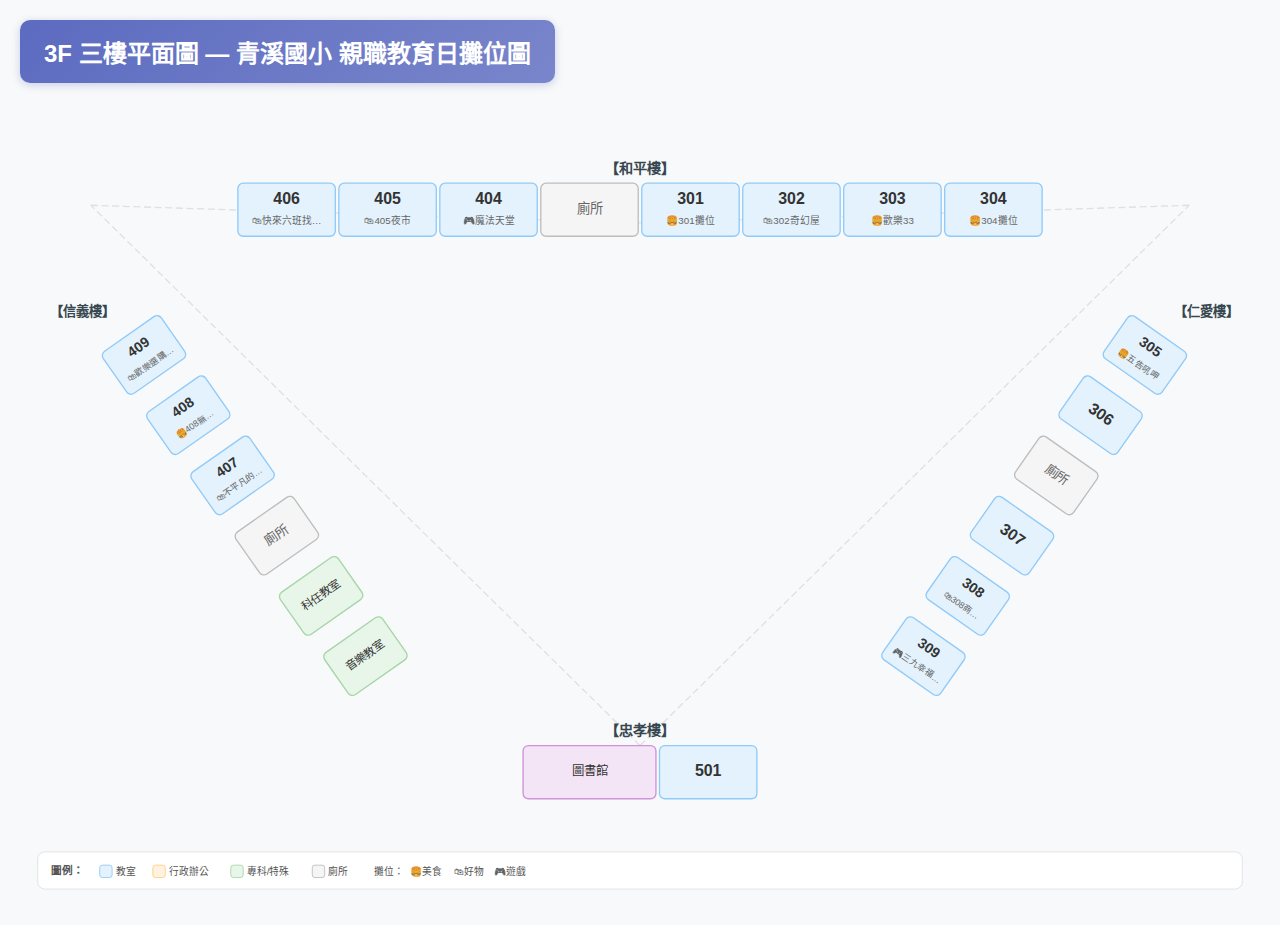
<file: 3F_三樓平面圖.html>
<!DOCTYPE html>
<html lang="zh-TW">
<head>
<meta charset="UTF-8">
<meta name="viewport" content="width=device-width, initial-scale=1.0">
<title>3F 三樓平面圖 — 青溪國小</title>
<style>
body { margin: 0; padding: 20px; background: #f8f9fa; font-family: "Microsoft JhengHei", "PingFang TC", sans-serif; }
.title-bar { background: linear-gradient(135deg, #5C6BC0, #7986CB); color: white; padding: 14px 24px; border-radius: 10px; font-size: 24px; font-weight: bold; margin-bottom: 16px; box-shadow: 0 2px 8px rgba(92,107,192,0.3); display: inline-block; }
svg { display: block; margin: 0 auto; }
</style>
</head>
<body>
<div class="title-bar">3F 三樓平面圖 — 青溪國小 親職教育日攤位圖</div>
<svg viewBox="0 0 1400 910" width="100%" style="max-width:1400px;">
  <rect width="1400" height="910" fill="#f8f9fa" rx="12"/>

  <!-- V outline -->
  <line x1="700" y1="730" x2="80" y2="120" stroke="#E0E0E0" stroke-width="1.5" stroke-dasharray="8,4"/>
  <line x1="700" y1="730" x2="1320" y2="120" stroke="#E0E0E0" stroke-width="1.5" stroke-dasharray="8,4"/>
  <line x1="80" y1="120" x2="700" y2="140" stroke="#E0E0E0" stroke-width="1.5" stroke-dasharray="8,4"/>
  <line x1="1320" y1="120" x2="700" y2="140" stroke="#E0E0E0" stroke-width="1.5" stroke-dasharray="8,4"/>

  <text x="700" y="83" text-anchor="middle" font-size="16" font-weight="bold" fill="#37474F" font-family="Microsoft JhengHei, PingFang TC, Noto Sans TC, sans-serif">【和平樓】</text>
  <rect x="246.0" y="95" width="110" height="60" rx="6" fill="#E3F2FD" stroke="#90CAF9" stroke-width="1.5"/>
  <text x="301.0" y="114.2" text-anchor="middle" dominant-baseline="middle" font-size="18" font-weight="bold" fill="#333" font-family="Microsoft JhengHei, PingFang TC, Noto Sans TC, sans-serif">406</text>
  <text x="301.0" y="138.2" text-anchor="middle" dominant-baseline="middle" font-size="11" fill="#666" font-family="Microsoft JhengHei, PingFang TC, Noto Sans TC, sans-serif">🛍快來六班找…</text>
  <rect x="360.0" y="95" width="110" height="60" rx="6" fill="#E3F2FD" stroke="#90CAF9" stroke-width="1.5"/>
  <text x="415.0" y="114.2" text-anchor="middle" dominant-baseline="middle" font-size="18" font-weight="bold" fill="#333" font-family="Microsoft JhengHei, PingFang TC, Noto Sans TC, sans-serif">405</text>
  <text x="415.0" y="138.2" text-anchor="middle" dominant-baseline="middle" font-size="11" fill="#666" font-family="Microsoft JhengHei, PingFang TC, Noto Sans TC, sans-serif">🛍405夜市</text>
  <rect x="474.0" y="95" width="110" height="60" rx="6" fill="#E3F2FD" stroke="#90CAF9" stroke-width="1.5"/>
  <text x="529.0" y="114.2" text-anchor="middle" dominant-baseline="middle" font-size="18" font-weight="bold" fill="#333" font-family="Microsoft JhengHei, PingFang TC, Noto Sans TC, sans-serif">404</text>
  <text x="529.0" y="138.2" text-anchor="middle" dominant-baseline="middle" font-size="11" fill="#666" font-family="Microsoft JhengHei, PingFang TC, Noto Sans TC, sans-serif">🎮魔法天堂</text>
  <rect x="588.0" y="95" width="110" height="60" rx="6" fill="#F5F5F5" stroke="#BDBDBD" stroke-width="1.5"/>
  <text x="643.0" y="125.0" text-anchor="middle" dominant-baseline="middle" font-size="15" fill="#666" font-family="Microsoft JhengHei, PingFang TC, Noto Sans TC, sans-serif">廁所</text>
  <rect x="702.0" y="95" width="110" height="60" rx="6" fill="#E3F2FD" stroke="#90CAF9" stroke-width="1.5"/>
  <text x="757.0" y="114.2" text-anchor="middle" dominant-baseline="middle" font-size="18" font-weight="bold" fill="#333" font-family="Microsoft JhengHei, PingFang TC, Noto Sans TC, sans-serif">301</text>
  <text x="757.0" y="138.2" text-anchor="middle" dominant-baseline="middle" font-size="11" fill="#666" font-family="Microsoft JhengHei, PingFang TC, Noto Sans TC, sans-serif">🍔301攤位</text>
  <rect x="816.0" y="95" width="110" height="60" rx="6" fill="#E3F2FD" stroke="#90CAF9" stroke-width="1.5"/>
  <text x="871.0" y="114.2" text-anchor="middle" dominant-baseline="middle" font-size="18" font-weight="bold" fill="#333" font-family="Microsoft JhengHei, PingFang TC, Noto Sans TC, sans-serif">302</text>
  <text x="871.0" y="138.2" text-anchor="middle" dominant-baseline="middle" font-size="11" fill="#666" font-family="Microsoft JhengHei, PingFang TC, Noto Sans TC, sans-serif">🛍302奇幻屋</text>
  <rect x="930.0" y="95" width="110" height="60" rx="6" fill="#E3F2FD" stroke="#90CAF9" stroke-width="1.5"/>
  <text x="985.0" y="114.2" text-anchor="middle" dominant-baseline="middle" font-size="18" font-weight="bold" fill="#333" font-family="Microsoft JhengHei, PingFang TC, Noto Sans TC, sans-serif">303</text>
  <text x="985.0" y="138.2" text-anchor="middle" dominant-baseline="middle" font-size="11" fill="#666" font-family="Microsoft JhengHei, PingFang TC, Noto Sans TC, sans-serif">🍔歡樂33</text>
  <rect x="1044.0" y="95" width="110" height="60" rx="6" fill="#E3F2FD" stroke="#90CAF9" stroke-width="1.5"/>
  <text x="1099.0" y="114.2" text-anchor="middle" dominant-baseline="middle" font-size="18" font-weight="bold" fill="#333" font-family="Microsoft JhengHei, PingFang TC, Noto Sans TC, sans-serif">304</text>
  <text x="1099.0" y="138.2" text-anchor="middle" dominant-baseline="middle" font-size="11" fill="#666" font-family="Microsoft JhengHei, PingFang TC, Noto Sans TC, sans-serif">🍔304攤位</text>

  <text x="70" y="245" text-anchor="middle" font-size="15" font-weight="bold" fill="#37474F" font-family="Microsoft JhengHei, PingFang TC, Noto Sans TC, sans-serif">【信義樓】</text>
  <g transform="translate(350,600) rotate(-35,40.0,29.0)"><rect width="80" height="58" rx="6" fill="#E8F5E9" stroke="#A5D6A7" stroke-width="1.5"/><text x="40.0" y="29.0" text-anchor="middle" dominant-baseline="middle" font-size="13" fill="#333" font-family="Microsoft JhengHei, PingFang TC, Noto Sans TC, sans-serif">音樂教室</text></g>
  <g transform="translate(300,532) rotate(-35,40.0,29.0)"><rect width="80" height="58" rx="6" fill="#E8F5E9" stroke="#A5D6A7" stroke-width="1.5"/><text x="40.0" y="29.0" text-anchor="middle" dominant-baseline="middle" font-size="13" fill="#333" font-family="Microsoft JhengHei, PingFang TC, Noto Sans TC, sans-serif">科任教室</text></g>
  <g transform="translate(250,464) rotate(-35,40.0,29.0)"><rect width="80" height="58" rx="6" fill="#F5F5F5" stroke="#BDBDBD" stroke-width="1.5"/><text x="40.0" y="29.0" text-anchor="middle" dominant-baseline="middle" font-size="15" fill="#666" font-family="Microsoft JhengHei, PingFang TC, Noto Sans TC, sans-serif">廁所</text></g>
  <g transform="translate(200,396) rotate(-35,40.0,29.0)"><rect width="80" height="58" rx="6" fill="#E3F2FD" stroke="#90CAF9" stroke-width="1.5"/><text x="40.0" y="19.14" text-anchor="middle" dominant-baseline="middle" font-size="16" font-weight="bold" fill="#333" font-family="Microsoft JhengHei, PingFang TC, Noto Sans TC, sans-serif">407</text><text x="40.0" y="42.339999999999996" text-anchor="middle" dominant-baseline="middle" font-size="10" fill="#666" font-family="Microsoft JhengHei, PingFang TC, Noto Sans TC, sans-serif">🛍不平凡的…</text></g>
  <g transform="translate(150,328) rotate(-35,40.0,29.0)"><rect width="80" height="58" rx="6" fill="#E3F2FD" stroke="#90CAF9" stroke-width="1.5"/><text x="40.0" y="19.14" text-anchor="middle" dominant-baseline="middle" font-size="16" font-weight="bold" fill="#333" font-family="Microsoft JhengHei, PingFang TC, Noto Sans TC, sans-serif">408</text><text x="40.0" y="42.339999999999996" text-anchor="middle" dominant-baseline="middle" font-size="10" fill="#666" font-family="Microsoft JhengHei, PingFang TC, Noto Sans TC, sans-serif">🍔408無…</text></g>
  <g transform="translate(100,260) rotate(-35,40.0,29.0)"><rect width="80" height="58" rx="6" fill="#E3F2FD" stroke="#90CAF9" stroke-width="1.5"/><text x="40.0" y="19.14" text-anchor="middle" dominant-baseline="middle" font-size="16" font-weight="bold" fill="#333" font-family="Microsoft JhengHei, PingFang TC, Noto Sans TC, sans-serif">409</text><text x="40.0" y="42.339999999999996" text-anchor="middle" dominant-baseline="middle" font-size="10" fill="#666" font-family="Microsoft JhengHei, PingFang TC, Noto Sans TC, sans-serif">🛍歡樂選購…</text></g>

  <text x="1340" y="245" text-anchor="middle" font-size="15" font-weight="bold" fill="#37474F" font-family="Microsoft JhengHei, PingFang TC, Noto Sans TC, sans-serif">【仁愛樓】</text>
  <g transform="translate(980,600) rotate(35,40.0,29.0)"><rect width="80" height="58" rx="6" fill="#E3F2FD" stroke="#90CAF9" stroke-width="1.5"/><text x="40.0" y="19.14" text-anchor="middle" dominant-baseline="middle" font-size="16" font-weight="bold" fill="#333" font-family="Microsoft JhengHei, PingFang TC, Noto Sans TC, sans-serif">309</text><text x="40.0" y="42.339999999999996" text-anchor="middle" dominant-baseline="middle" font-size="10" fill="#666" font-family="Microsoft JhengHei, PingFang TC, Noto Sans TC, sans-serif">🎮三九幸福…</text></g>
  <g transform="translate(1030,532) rotate(35,40.0,29.0)"><rect width="80" height="58" rx="6" fill="#E3F2FD" stroke="#90CAF9" stroke-width="1.5"/><text x="40.0" y="19.14" text-anchor="middle" dominant-baseline="middle" font-size="16" font-weight="bold" fill="#333" font-family="Microsoft JhengHei, PingFang TC, Noto Sans TC, sans-serif">308</text><text x="40.0" y="42.339999999999996" text-anchor="middle" dominant-baseline="middle" font-size="10" fill="#666" font-family="Microsoft JhengHei, PingFang TC, Noto Sans TC, sans-serif">🛍308商…</text></g>
  <g transform="translate(1080,464) rotate(35,40.0,29.0)"><rect width="80" height="58" rx="6" fill="#E3F2FD" stroke="#90CAF9" stroke-width="1.5"/><text x="40.0" y="29.0" text-anchor="middle" dominant-baseline="middle" font-size="18" font-weight="bold" fill="#333" font-family="Microsoft JhengHei, PingFang TC, Noto Sans TC, sans-serif">307</text></g>
  <g transform="translate(1130,396) rotate(35,40.0,29.0)"><rect width="80" height="58" rx="6" fill="#F5F5F5" stroke="#BDBDBD" stroke-width="1.5"/><text x="40.0" y="29.0" text-anchor="middle" dominant-baseline="middle" font-size="15" fill="#666" font-family="Microsoft JhengHei, PingFang TC, Noto Sans TC, sans-serif">廁所</text></g>
  <g transform="translate(1180,328) rotate(35,40.0,29.0)"><rect width="80" height="58" rx="6" fill="#E3F2FD" stroke="#90CAF9" stroke-width="1.5"/><text x="40.0" y="29.0" text-anchor="middle" dominant-baseline="middle" font-size="18" font-weight="bold" fill="#333" font-family="Microsoft JhengHei, PingFang TC, Noto Sans TC, sans-serif">306</text></g>
  <g transform="translate(1230,260) rotate(35,40.0,29.0)"><rect width="80" height="58" rx="6" fill="#E3F2FD" stroke="#90CAF9" stroke-width="1.5"/><text x="40.0" y="19.14" text-anchor="middle" dominant-baseline="middle" font-size="16" font-weight="bold" fill="#333" font-family="Microsoft JhengHei, PingFang TC, Noto Sans TC, sans-serif">305</text><text x="40.0" y="42.339999999999996" text-anchor="middle" dominant-baseline="middle" font-size="10" fill="#666" font-family="Microsoft JhengHei, PingFang TC, Noto Sans TC, sans-serif">🍔五告吼呷</text></g>

  <text x="700" y="718" text-anchor="middle" font-size="16" font-weight="bold" fill="#37474F" font-family="Microsoft JhengHei, PingFang TC, Noto Sans TC, sans-serif">【忠孝樓】</text>
  <rect x="568.0" y="730" width="150" height="60" rx="6" fill="#F3E5F5" stroke="#CE93D8" stroke-width="1.5"/>
  <text x="643.0" y="760.0" text-anchor="middle" dominant-baseline="middle" font-size="14" fill="#333" font-family="Microsoft JhengHei, PingFang TC, Noto Sans TC, sans-serif">圖書館</text>
  <rect x="722.0" y="730" width="110" height="60" rx="6" fill="#E3F2FD" stroke="#90CAF9" stroke-width="1.5"/>
  <text x="777.0" y="760.0" text-anchor="middle" dominant-baseline="middle" font-size="18" font-weight="bold" fill="#333" font-family="Microsoft JhengHei, PingFang TC, Noto Sans TC, sans-serif">501</text>

  <!-- 圖例 -->
  <rect x="20" y="850" width="1360" height="42" rx="8" fill="white" stroke="#e0e0e0"/>
  <text x="35" y="875" font-size="12" font-weight="bold" fill="#555" font-family="Microsoft JhengHei, PingFang TC, Noto Sans TC, sans-serif">圖例：</text>
  <rect x="90" y="865" width="14" height="14" rx="3" fill="#E3F2FD" stroke="#90CAF9"/>
  <text x="108" y="876" font-size="11" fill="#555" font-family="Microsoft JhengHei, PingFang TC, Noto Sans TC, sans-serif">教室</text>
  <rect x="150" y="865" width="14" height="14" rx="3" fill="#FFF3E0" stroke="#FFCC80"/>
  <text x="168" y="876" font-size="11" fill="#555" font-family="Microsoft JhengHei, PingFang TC, Noto Sans TC, sans-serif">行政辦公</text>
  <rect x="238" y="865" width="14" height="14" rx="3" fill="#E8F5E9" stroke="#A5D6A7"/>
  <text x="256" y="876" font-size="11" fill="#555" font-family="Microsoft JhengHei, PingFang TC, Noto Sans TC, sans-serif">專科/特殊</text>
  <rect x="330" y="865" width="14" height="14" rx="3" fill="#F5F5F5" stroke="#BDBDBD"/>
  <text x="348" y="876" font-size="11" fill="#555" font-family="Microsoft JhengHei, PingFang TC, Noto Sans TC, sans-serif">廁所</text>
  <text x="400" y="876" font-size="11" fill="#555" font-family="Microsoft JhengHei, PingFang TC, Noto Sans TC, sans-serif">攤位：</text>
  <text x="440" y="876" font-size="11" fill="#555" font-family="Microsoft JhengHei, PingFang TC, Noto Sans TC, sans-serif">🍔美食</text>
  <text x="490" y="876" font-size="11" fill="#555" font-family="Microsoft JhengHei, PingFang TC, Noto Sans TC, sans-serif">🛍好物</text>
  <text x="535" y="876" font-size="11" fill="#555" font-family="Microsoft JhengHei, PingFang TC, Noto Sans TC, sans-serif">🎮遊戲</text>
</svg>
</body></html>
</file>
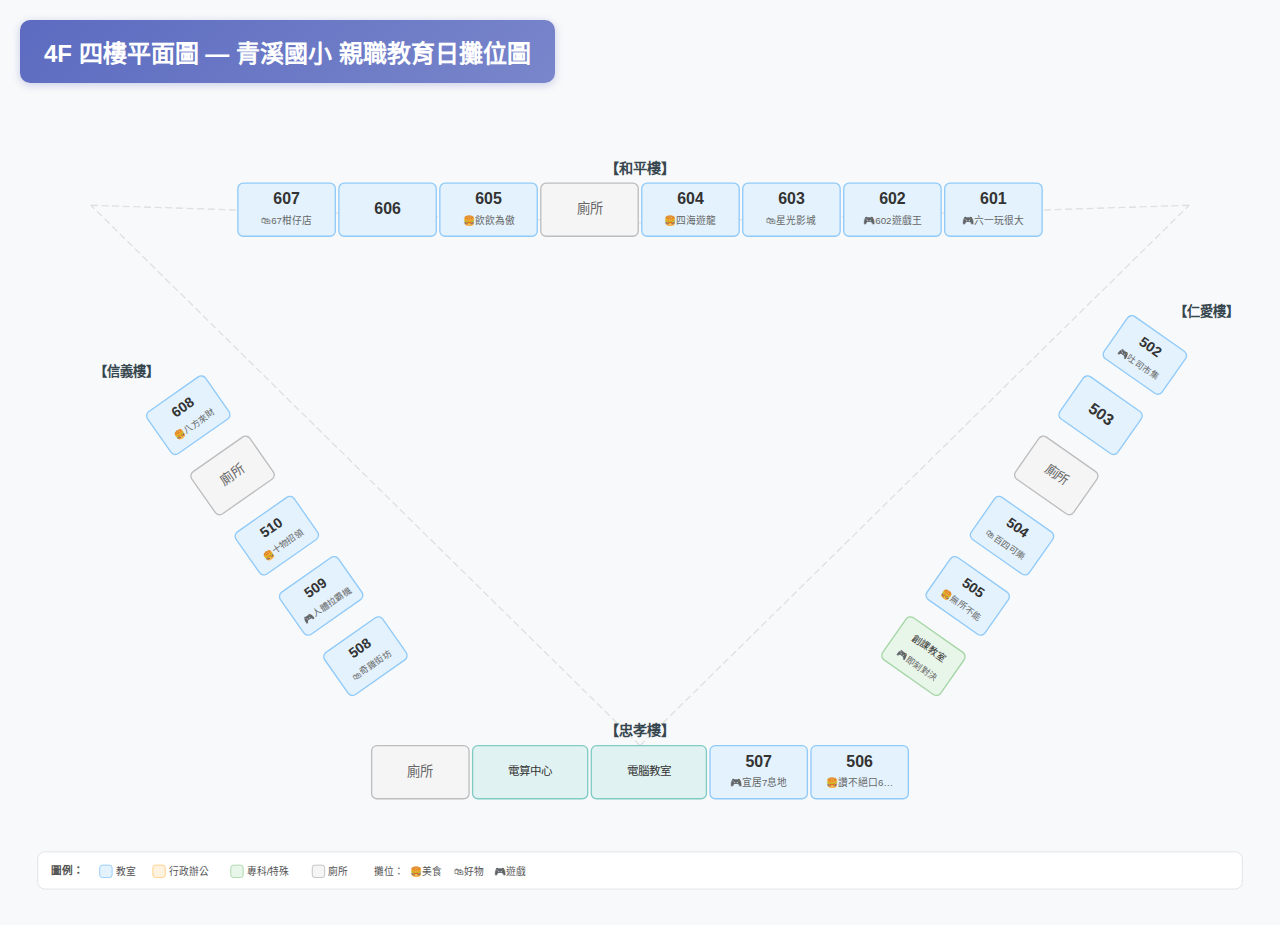
<file: 4F_四樓平面圖.html>
<!DOCTYPE html>
<html lang="zh-TW">
<head>
<meta charset="UTF-8">
<meta name="viewport" content="width=device-width, initial-scale=1.0">
<title>4F 四樓平面圖 — 青溪國小</title>
<style>
body { margin: 0; padding: 20px; background: #f8f9fa; font-family: "Microsoft JhengHei", "PingFang TC", sans-serif; }
.title-bar { background: linear-gradient(135deg, #5C6BC0, #7986CB); color: white; padding: 14px 24px; border-radius: 10px; font-size: 24px; font-weight: bold; margin-bottom: 16px; box-shadow: 0 2px 8px rgba(92,107,192,0.3); display: inline-block; }
svg { display: block; margin: 0 auto; }
</style>
</head>
<body>
<div class="title-bar">4F 四樓平面圖 — 青溪國小 親職教育日攤位圖</div>
<svg viewBox="0 0 1400 910" width="100%" style="max-width:1400px;">
  <rect width="1400" height="910" fill="#f8f9fa" rx="12"/>

  <!-- V outline -->
  <line x1="700" y1="730" x2="80" y2="120" stroke="#E0E0E0" stroke-width="1.5" stroke-dasharray="8,4"/>
  <line x1="700" y1="730" x2="1320" y2="120" stroke="#E0E0E0" stroke-width="1.5" stroke-dasharray="8,4"/>
  <line x1="80" y1="120" x2="700" y2="140" stroke="#E0E0E0" stroke-width="1.5" stroke-dasharray="8,4"/>
  <line x1="1320" y1="120" x2="700" y2="140" stroke="#E0E0E0" stroke-width="1.5" stroke-dasharray="8,4"/>

  <text x="700" y="83" text-anchor="middle" font-size="16" font-weight="bold" fill="#37474F" font-family="Microsoft JhengHei, PingFang TC, Noto Sans TC, sans-serif">【和平樓】</text>
  <rect x="246.0" y="95" width="110" height="60" rx="6" fill="#E3F2FD" stroke="#90CAF9" stroke-width="1.5"/>
  <text x="301.0" y="114.2" text-anchor="middle" dominant-baseline="middle" font-size="18" font-weight="bold" fill="#333" font-family="Microsoft JhengHei, PingFang TC, Noto Sans TC, sans-serif">607</text>
  <text x="301.0" y="138.2" text-anchor="middle" dominant-baseline="middle" font-size="11" fill="#666" font-family="Microsoft JhengHei, PingFang TC, Noto Sans TC, sans-serif">🛍67柑仔店</text>
  <rect x="360.0" y="95" width="110" height="60" rx="6" fill="#E3F2FD" stroke="#90CAF9" stroke-width="1.5"/>
  <text x="415.0" y="125.0" text-anchor="middle" dominant-baseline="middle" font-size="18" font-weight="bold" fill="#333" font-family="Microsoft JhengHei, PingFang TC, Noto Sans TC, sans-serif">606</text>
  <rect x="474.0" y="95" width="110" height="60" rx="6" fill="#E3F2FD" stroke="#90CAF9" stroke-width="1.5"/>
  <text x="529.0" y="114.2" text-anchor="middle" dominant-baseline="middle" font-size="18" font-weight="bold" fill="#333" font-family="Microsoft JhengHei, PingFang TC, Noto Sans TC, sans-serif">605</text>
  <text x="529.0" y="138.2" text-anchor="middle" dominant-baseline="middle" font-size="11" fill="#666" font-family="Microsoft JhengHei, PingFang TC, Noto Sans TC, sans-serif">🍔飲飲為傲</text>
  <rect x="588.0" y="95" width="110" height="60" rx="6" fill="#F5F5F5" stroke="#BDBDBD" stroke-width="1.5"/>
  <text x="643.0" y="125.0" text-anchor="middle" dominant-baseline="middle" font-size="15" fill="#666" font-family="Microsoft JhengHei, PingFang TC, Noto Sans TC, sans-serif">廁所</text>
  <rect x="702.0" y="95" width="110" height="60" rx="6" fill="#E3F2FD" stroke="#90CAF9" stroke-width="1.5"/>
  <text x="757.0" y="114.2" text-anchor="middle" dominant-baseline="middle" font-size="18" font-weight="bold" fill="#333" font-family="Microsoft JhengHei, PingFang TC, Noto Sans TC, sans-serif">604</text>
  <text x="757.0" y="138.2" text-anchor="middle" dominant-baseline="middle" font-size="11" fill="#666" font-family="Microsoft JhengHei, PingFang TC, Noto Sans TC, sans-serif">🍔四海遊龍</text>
  <rect x="816.0" y="95" width="110" height="60" rx="6" fill="#E3F2FD" stroke="#90CAF9" stroke-width="1.5"/>
  <text x="871.0" y="114.2" text-anchor="middle" dominant-baseline="middle" font-size="18" font-weight="bold" fill="#333" font-family="Microsoft JhengHei, PingFang TC, Noto Sans TC, sans-serif">603</text>
  <text x="871.0" y="138.2" text-anchor="middle" dominant-baseline="middle" font-size="11" fill="#666" font-family="Microsoft JhengHei, PingFang TC, Noto Sans TC, sans-serif">🛍星光影城</text>
  <rect x="930.0" y="95" width="110" height="60" rx="6" fill="#E3F2FD" stroke="#90CAF9" stroke-width="1.5"/>
  <text x="985.0" y="114.2" text-anchor="middle" dominant-baseline="middle" font-size="18" font-weight="bold" fill="#333" font-family="Microsoft JhengHei, PingFang TC, Noto Sans TC, sans-serif">602</text>
  <text x="985.0" y="138.2" text-anchor="middle" dominant-baseline="middle" font-size="11" fill="#666" font-family="Microsoft JhengHei, PingFang TC, Noto Sans TC, sans-serif">🎮602遊戲王</text>
  <rect x="1044.0" y="95" width="110" height="60" rx="6" fill="#E3F2FD" stroke="#90CAF9" stroke-width="1.5"/>
  <text x="1099.0" y="114.2" text-anchor="middle" dominant-baseline="middle" font-size="18" font-weight="bold" fill="#333" font-family="Microsoft JhengHei, PingFang TC, Noto Sans TC, sans-serif">601</text>
  <text x="1099.0" y="138.2" text-anchor="middle" dominant-baseline="middle" font-size="11" fill="#666" font-family="Microsoft JhengHei, PingFang TC, Noto Sans TC, sans-serif">🎮六一玩很大</text>

  <text x="120" y="313" text-anchor="middle" font-size="15" font-weight="bold" fill="#37474F" font-family="Microsoft JhengHei, PingFang TC, Noto Sans TC, sans-serif">【信義樓】</text>
  <g transform="translate(350,600) rotate(-35,40.0,29.0)"><rect width="80" height="58" rx="6" fill="#E3F2FD" stroke="#90CAF9" stroke-width="1.5"/><text x="40.0" y="19.14" text-anchor="middle" dominant-baseline="middle" font-size="16" font-weight="bold" fill="#333" font-family="Microsoft JhengHei, PingFang TC, Noto Sans TC, sans-serif">508</text><text x="40.0" y="42.339999999999996" text-anchor="middle" dominant-baseline="middle" font-size="10" fill="#666" font-family="Microsoft JhengHei, PingFang TC, Noto Sans TC, sans-serif">🛍奇雞街坊</text></g>
  <g transform="translate(300,532) rotate(-35,40.0,29.0)"><rect width="80" height="58" rx="6" fill="#E3F2FD" stroke="#90CAF9" stroke-width="1.5"/><text x="40.0" y="19.14" text-anchor="middle" dominant-baseline="middle" font-size="16" font-weight="bold" fill="#333" font-family="Microsoft JhengHei, PingFang TC, Noto Sans TC, sans-serif">509</text><text x="40.0" y="42.339999999999996" text-anchor="middle" dominant-baseline="middle" font-size="10" fill="#666" font-family="Microsoft JhengHei, PingFang TC, Noto Sans TC, sans-serif">🎮人體拉霸機</text></g>
  <g transform="translate(250,464) rotate(-35,40.0,29.0)"><rect width="80" height="58" rx="6" fill="#E3F2FD" stroke="#90CAF9" stroke-width="1.5"/><text x="40.0" y="19.14" text-anchor="middle" dominant-baseline="middle" font-size="16" font-weight="bold" fill="#333" font-family="Microsoft JhengHei, PingFang TC, Noto Sans TC, sans-serif">510</text><text x="40.0" y="42.339999999999996" text-anchor="middle" dominant-baseline="middle" font-size="10" fill="#666" font-family="Microsoft JhengHei, PingFang TC, Noto Sans TC, sans-serif">🍔十物招領</text></g>
  <g transform="translate(200,396) rotate(-35,40.0,29.0)"><rect width="80" height="58" rx="6" fill="#F5F5F5" stroke="#BDBDBD" stroke-width="1.5"/><text x="40.0" y="29.0" text-anchor="middle" dominant-baseline="middle" font-size="15" fill="#666" font-family="Microsoft JhengHei, PingFang TC, Noto Sans TC, sans-serif">廁所</text></g>
  <g transform="translate(150,328) rotate(-35,40.0,29.0)"><rect width="80" height="58" rx="6" fill="#E3F2FD" stroke="#90CAF9" stroke-width="1.5"/><text x="40.0" y="19.14" text-anchor="middle" dominant-baseline="middle" font-size="16" font-weight="bold" fill="#333" font-family="Microsoft JhengHei, PingFang TC, Noto Sans TC, sans-serif">608</text><text x="40.0" y="42.339999999999996" text-anchor="middle" dominant-baseline="middle" font-size="10" fill="#666" font-family="Microsoft JhengHei, PingFang TC, Noto Sans TC, sans-serif">🍔八方來財</text></g>

  <text x="1340" y="245" text-anchor="middle" font-size="15" font-weight="bold" fill="#37474F" font-family="Microsoft JhengHei, PingFang TC, Noto Sans TC, sans-serif">【仁愛樓】</text>
  <g transform="translate(980,600) rotate(35,40.0,29.0)"><rect width="80" height="58" rx="6" fill="#E8F5E9" stroke="#A5D6A7" stroke-width="1.5"/><text x="40.0" y="19.14" text-anchor="middle" dominant-baseline="middle" font-size="11" fill="#333" font-family="Microsoft JhengHei, PingFang TC, Noto Sans TC, sans-serif">創課教室</text><text x="40.0" y="42.339999999999996" text-anchor="middle" dominant-baseline="middle" font-size="10" fill="#666" font-family="Microsoft JhengHei, PingFang TC, Noto Sans TC, sans-serif">🎮即刻對決</text></g>
  <g transform="translate(1030,532) rotate(35,40.0,29.0)"><rect width="80" height="58" rx="6" fill="#E3F2FD" stroke="#90CAF9" stroke-width="1.5"/><text x="40.0" y="19.14" text-anchor="middle" dominant-baseline="middle" font-size="16" font-weight="bold" fill="#333" font-family="Microsoft JhengHei, PingFang TC, Noto Sans TC, sans-serif">505</text><text x="40.0" y="42.339999999999996" text-anchor="middle" dominant-baseline="middle" font-size="10" fill="#666" font-family="Microsoft JhengHei, PingFang TC, Noto Sans TC, sans-serif">🍔無所不能</text></g>
  <g transform="translate(1080,464) rotate(35,40.0,29.0)"><rect width="80" height="58" rx="6" fill="#E3F2FD" stroke="#90CAF9" stroke-width="1.5"/><text x="40.0" y="19.14" text-anchor="middle" dominant-baseline="middle" font-size="16" font-weight="bold" fill="#333" font-family="Microsoft JhengHei, PingFang TC, Noto Sans TC, sans-serif">504</text><text x="40.0" y="42.339999999999996" text-anchor="middle" dominant-baseline="middle" font-size="10" fill="#666" font-family="Microsoft JhengHei, PingFang TC, Noto Sans TC, sans-serif">🛍百四可樂</text></g>
  <g transform="translate(1130,396) rotate(35,40.0,29.0)"><rect width="80" height="58" rx="6" fill="#F5F5F5" stroke="#BDBDBD" stroke-width="1.5"/><text x="40.0" y="29.0" text-anchor="middle" dominant-baseline="middle" font-size="15" fill="#666" font-family="Microsoft JhengHei, PingFang TC, Noto Sans TC, sans-serif">廁所</text></g>
  <g transform="translate(1180,328) rotate(35,40.0,29.0)"><rect width="80" height="58" rx="6" fill="#E3F2FD" stroke="#90CAF9" stroke-width="1.5"/><text x="40.0" y="29.0" text-anchor="middle" dominant-baseline="middle" font-size="18" font-weight="bold" fill="#333" font-family="Microsoft JhengHei, PingFang TC, Noto Sans TC, sans-serif">503</text></g>
  <g transform="translate(1230,260) rotate(35,40.0,29.0)"><rect width="80" height="58" rx="6" fill="#E3F2FD" stroke="#90CAF9" stroke-width="1.5"/><text x="40.0" y="19.14" text-anchor="middle" dominant-baseline="middle" font-size="16" font-weight="bold" fill="#333" font-family="Microsoft JhengHei, PingFang TC, Noto Sans TC, sans-serif">502</text><text x="40.0" y="42.339999999999996" text-anchor="middle" dominant-baseline="middle" font-size="10" fill="#666" font-family="Microsoft JhengHei, PingFang TC, Noto Sans TC, sans-serif">🎮吐司市集</text></g>

  <text x="700" y="718" text-anchor="middle" font-size="16" font-weight="bold" fill="#37474F" font-family="Microsoft JhengHei, PingFang TC, Noto Sans TC, sans-serif">【忠孝樓】</text>
  <rect x="397.0" y="730" width="110" height="60" rx="6" fill="#F5F5F5" stroke="#BDBDBD" stroke-width="1.5"/>
  <text x="452.0" y="760.0" text-anchor="middle" dominant-baseline="middle" font-size="15" fill="#666" font-family="Microsoft JhengHei, PingFang TC, Noto Sans TC, sans-serif">廁所</text>
  <rect x="511.0" y="730" width="130" height="60" rx="6" fill="#E0F2F1" stroke="#80CBC4" stroke-width="1.5"/>
  <text x="576.0" y="760.0" text-anchor="middle" dominant-baseline="middle" font-size="13" fill="#333" font-family="Microsoft JhengHei, PingFang TC, Noto Sans TC, sans-serif">電算中心</text>
  <rect x="645.0" y="730" width="130" height="60" rx="6" fill="#E0F2F1" stroke="#80CBC4" stroke-width="1.5"/>
  <text x="710.0" y="760.0" text-anchor="middle" dominant-baseline="middle" font-size="13" fill="#333" font-family="Microsoft JhengHei, PingFang TC, Noto Sans TC, sans-serif">電腦教室</text>
  <rect x="779.0" y="730" width="110" height="60" rx="6" fill="#E3F2FD" stroke="#90CAF9" stroke-width="1.5"/>
  <text x="834.0" y="749.2" text-anchor="middle" dominant-baseline="middle" font-size="18" font-weight="bold" fill="#333" font-family="Microsoft JhengHei, PingFang TC, Noto Sans TC, sans-serif">507</text>
  <text x="834.0" y="773.2" text-anchor="middle" dominant-baseline="middle" font-size="11" fill="#666" font-family="Microsoft JhengHei, PingFang TC, Noto Sans TC, sans-serif">🎮宜居7息地</text>
  <rect x="893.0" y="730" width="110" height="60" rx="6" fill="#E3F2FD" stroke="#90CAF9" stroke-width="1.5"/>
  <text x="948.0" y="749.2" text-anchor="middle" dominant-baseline="middle" font-size="18" font-weight="bold" fill="#333" font-family="Microsoft JhengHei, PingFang TC, Noto Sans TC, sans-serif">506</text>
  <text x="948.0" y="773.2" text-anchor="middle" dominant-baseline="middle" font-size="11" fill="#666" font-family="Microsoft JhengHei, PingFang TC, Noto Sans TC, sans-serif">🍔讚不絕口6…</text>

  <!-- 圖例 -->
  <rect x="20" y="850" width="1360" height="42" rx="8" fill="white" stroke="#e0e0e0"/>
  <text x="35" y="875" font-size="12" font-weight="bold" fill="#555" font-family="Microsoft JhengHei, PingFang TC, Noto Sans TC, sans-serif">圖例：</text>
  <rect x="90" y="865" width="14" height="14" rx="3" fill="#E3F2FD" stroke="#90CAF9"/>
  <text x="108" y="876" font-size="11" fill="#555" font-family="Microsoft JhengHei, PingFang TC, Noto Sans TC, sans-serif">教室</text>
  <rect x="150" y="865" width="14" height="14" rx="3" fill="#FFF3E0" stroke="#FFCC80"/>
  <text x="168" y="876" font-size="11" fill="#555" font-family="Microsoft JhengHei, PingFang TC, Noto Sans TC, sans-serif">行政辦公</text>
  <rect x="238" y="865" width="14" height="14" rx="3" fill="#E8F5E9" stroke="#A5D6A7"/>
  <text x="256" y="876" font-size="11" fill="#555" font-family="Microsoft JhengHei, PingFang TC, Noto Sans TC, sans-serif">專科/特殊</text>
  <rect x="330" y="865" width="14" height="14" rx="3" fill="#F5F5F5" stroke="#BDBDBD"/>
  <text x="348" y="876" font-size="11" fill="#555" font-family="Microsoft JhengHei, PingFang TC, Noto Sans TC, sans-serif">廁所</text>
  <text x="400" y="876" font-size="11" fill="#555" font-family="Microsoft JhengHei, PingFang TC, Noto Sans TC, sans-serif">攤位：</text>
  <text x="440" y="876" font-size="11" fill="#555" font-family="Microsoft JhengHei, PingFang TC, Noto Sans TC, sans-serif">🍔美食</text>
  <text x="490" y="876" font-size="11" fill="#555" font-family="Microsoft JhengHei, PingFang TC, Noto Sans TC, sans-serif">🛍好物</text>
  <text x="535" y="876" font-size="11" fill="#555" font-family="Microsoft JhengHei, PingFang TC, Noto Sans TC, sans-serif">🎮遊戲</text>
</svg>
</body></html>
</file>
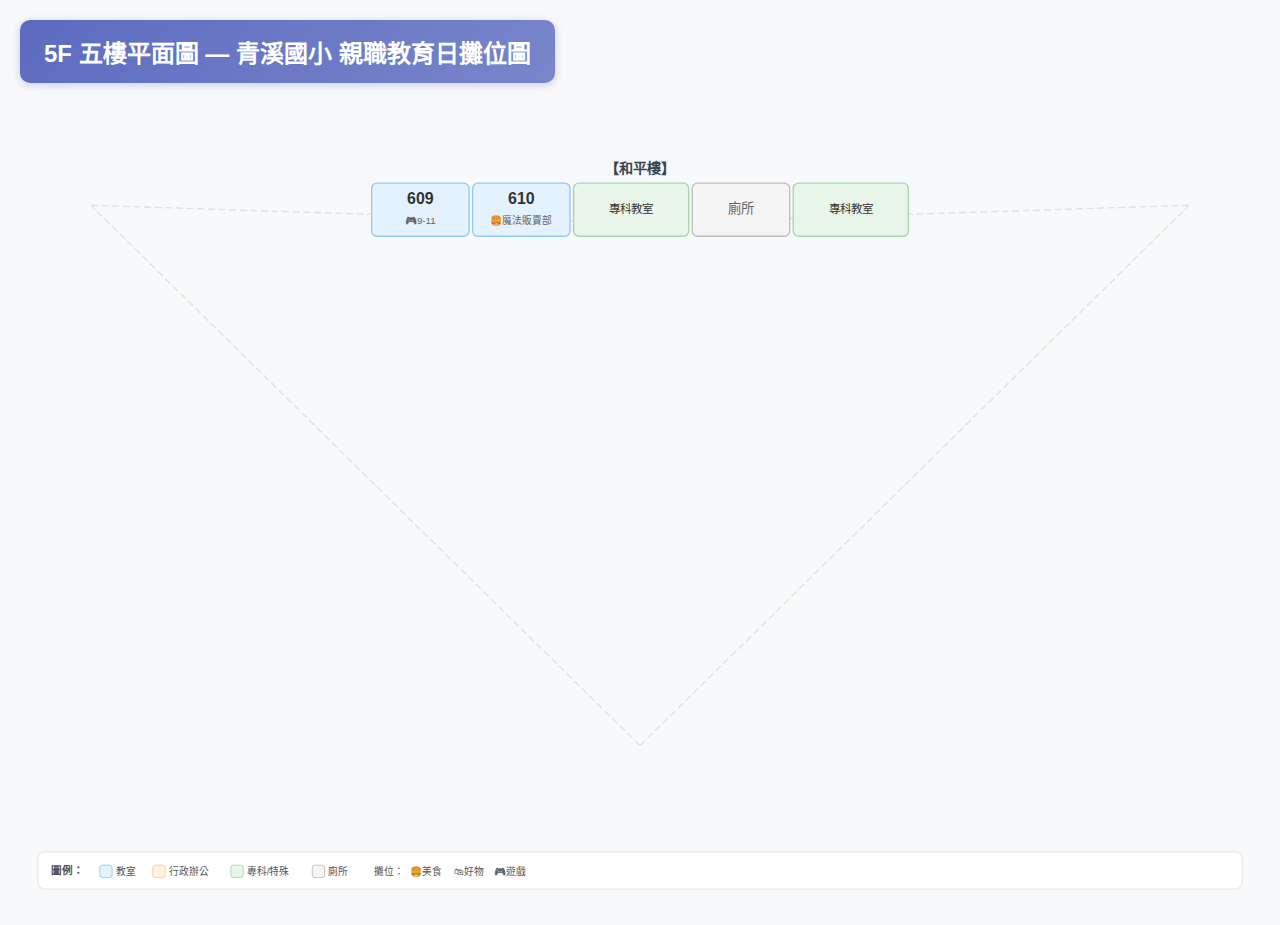
<file: 5F_五樓平面圖.html>
<!DOCTYPE html>
<html lang="zh-TW">
<head>
<meta charset="UTF-8">
<meta name="viewport" content="width=device-width, initial-scale=1.0">
<title>5F 五樓平面圖 — 青溪國小</title>
<style>
body { margin: 0; padding: 20px; background: #f8f9fa; font-family: "Microsoft JhengHei", "PingFang TC", sans-serif; }
.title-bar { background: linear-gradient(135deg, #5C6BC0, #7986CB); color: white; padding: 14px 24px; border-radius: 10px; font-size: 24px; font-weight: bold; margin-bottom: 16px; box-shadow: 0 2px 8px rgba(92,107,192,0.3); display: inline-block; }
svg { display: block; margin: 0 auto; }
</style>
</head>
<body>
<div class="title-bar">5F 五樓平面圖 — 青溪國小 親職教育日攤位圖</div>
<svg viewBox="0 0 1400 910" width="100%" style="max-width:1400px;">
  <rect width="1400" height="910" fill="#f8f9fa" rx="12"/>

  <!-- V outline -->
  <line x1="700" y1="730" x2="80" y2="120" stroke="#E0E0E0" stroke-width="1.5" stroke-dasharray="8,4"/>
  <line x1="700" y1="730" x2="1320" y2="120" stroke="#E0E0E0" stroke-width="1.5" stroke-dasharray="8,4"/>
  <line x1="80" y1="120" x2="700" y2="140" stroke="#E0E0E0" stroke-width="1.5" stroke-dasharray="8,4"/>
  <line x1="1320" y1="120" x2="700" y2="140" stroke="#E0E0E0" stroke-width="1.5" stroke-dasharray="8,4"/>

  <text x="700" y="83" text-anchor="middle" font-size="16" font-weight="bold" fill="#37474F" font-family="Microsoft JhengHei, PingFang TC, Noto Sans TC, sans-serif">【和平樓】</text>
  <rect x="397.0" y="95" width="110" height="60" rx="6" fill="#E3F2FD" stroke="#90CAF9" stroke-width="1.5"/>
  <text x="452.0" y="114.2" text-anchor="middle" dominant-baseline="middle" font-size="18" font-weight="bold" fill="#333" font-family="Microsoft JhengHei, PingFang TC, Noto Sans TC, sans-serif">609</text>
  <text x="452.0" y="138.2" text-anchor="middle" dominant-baseline="middle" font-size="11" fill="#666" font-family="Microsoft JhengHei, PingFang TC, Noto Sans TC, sans-serif">🎮9-11</text>
  <rect x="511.0" y="95" width="110" height="60" rx="6" fill="#E3F2FD" stroke="#90CAF9" stroke-width="1.5"/>
  <text x="566.0" y="114.2" text-anchor="middle" dominant-baseline="middle" font-size="18" font-weight="bold" fill="#333" font-family="Microsoft JhengHei, PingFang TC, Noto Sans TC, sans-serif">610</text>
  <text x="566.0" y="138.2" text-anchor="middle" dominant-baseline="middle" font-size="11" fill="#666" font-family="Microsoft JhengHei, PingFang TC, Noto Sans TC, sans-serif">🍔魔法販賣部</text>
  <rect x="625.0" y="95" width="130" height="60" rx="6" fill="#E8F5E9" stroke="#A5D6A7" stroke-width="1.5"/>
  <text x="690.0" y="125.0" text-anchor="middle" dominant-baseline="middle" font-size="13" fill="#333" font-family="Microsoft JhengHei, PingFang TC, Noto Sans TC, sans-serif">專科教室</text>
  <rect x="759.0" y="95" width="110" height="60" rx="6" fill="#F5F5F5" stroke="#BDBDBD" stroke-width="1.5"/>
  <text x="814.0" y="125.0" text-anchor="middle" dominant-baseline="middle" font-size="15" fill="#666" font-family="Microsoft JhengHei, PingFang TC, Noto Sans TC, sans-serif">廁所</text>
  <rect x="873.0" y="95" width="130" height="60" rx="6" fill="#E8F5E9" stroke="#A5D6A7" stroke-width="1.5"/>
  <text x="938.0" y="125.0" text-anchor="middle" dominant-baseline="middle" font-size="13" fill="#333" font-family="Microsoft JhengHei, PingFang TC, Noto Sans TC, sans-serif">專科教室</text>

  <!-- 圖例 -->
  <rect x="20" y="850" width="1360" height="42" rx="8" fill="white" stroke="#e0e0e0"/>
  <text x="35" y="875" font-size="12" font-weight="bold" fill="#555" font-family="Microsoft JhengHei, PingFang TC, Noto Sans TC, sans-serif">圖例：</text>
  <rect x="90" y="865" width="14" height="14" rx="3" fill="#E3F2FD" stroke="#90CAF9"/>
  <text x="108" y="876" font-size="11" fill="#555" font-family="Microsoft JhengHei, PingFang TC, Noto Sans TC, sans-serif">教室</text>
  <rect x="150" y="865" width="14" height="14" rx="3" fill="#FFF3E0" stroke="#FFCC80"/>
  <text x="168" y="876" font-size="11" fill="#555" font-family="Microsoft JhengHei, PingFang TC, Noto Sans TC, sans-serif">行政辦公</text>
  <rect x="238" y="865" width="14" height="14" rx="3" fill="#E8F5E9" stroke="#A5D6A7"/>
  <text x="256" y="876" font-size="11" fill="#555" font-family="Microsoft JhengHei, PingFang TC, Noto Sans TC, sans-serif">專科/特殊</text>
  <rect x="330" y="865" width="14" height="14" rx="3" fill="#F5F5F5" stroke="#BDBDBD"/>
  <text x="348" y="876" font-size="11" fill="#555" font-family="Microsoft JhengHei, PingFang TC, Noto Sans TC, sans-serif">廁所</text>
  <text x="400" y="876" font-size="11" fill="#555" font-family="Microsoft JhengHei, PingFang TC, Noto Sans TC, sans-serif">攤位：</text>
  <text x="440" y="876" font-size="11" fill="#555" font-family="Microsoft JhengHei, PingFang TC, Noto Sans TC, sans-serif">🍔美食</text>
  <text x="490" y="876" font-size="11" fill="#555" font-family="Microsoft JhengHei, PingFang TC, Noto Sans TC, sans-serif">🛍好物</text>
  <text x="535" y="876" font-size="11" fill="#555" font-family="Microsoft JhengHei, PingFang TC, Noto Sans TC, sans-serif">🎮遊戲</text>
</svg>
</body></html>
</file>
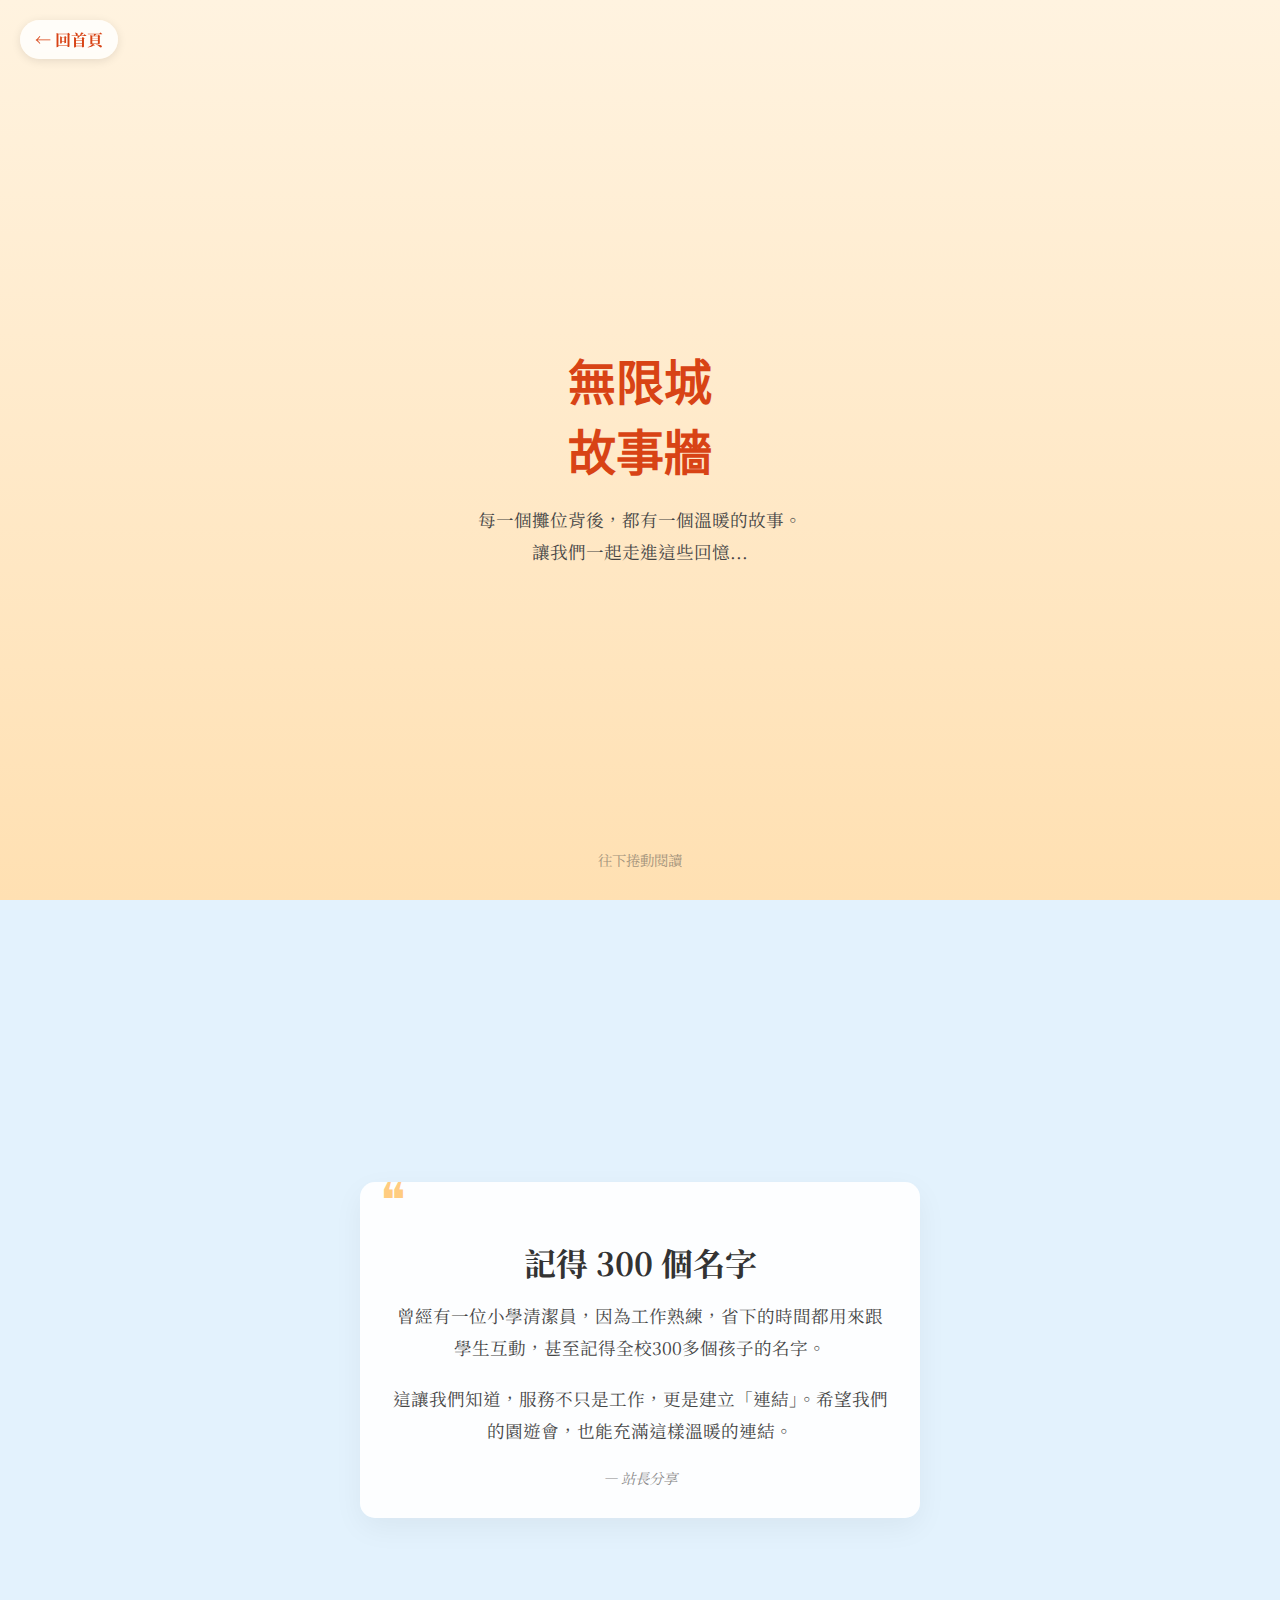
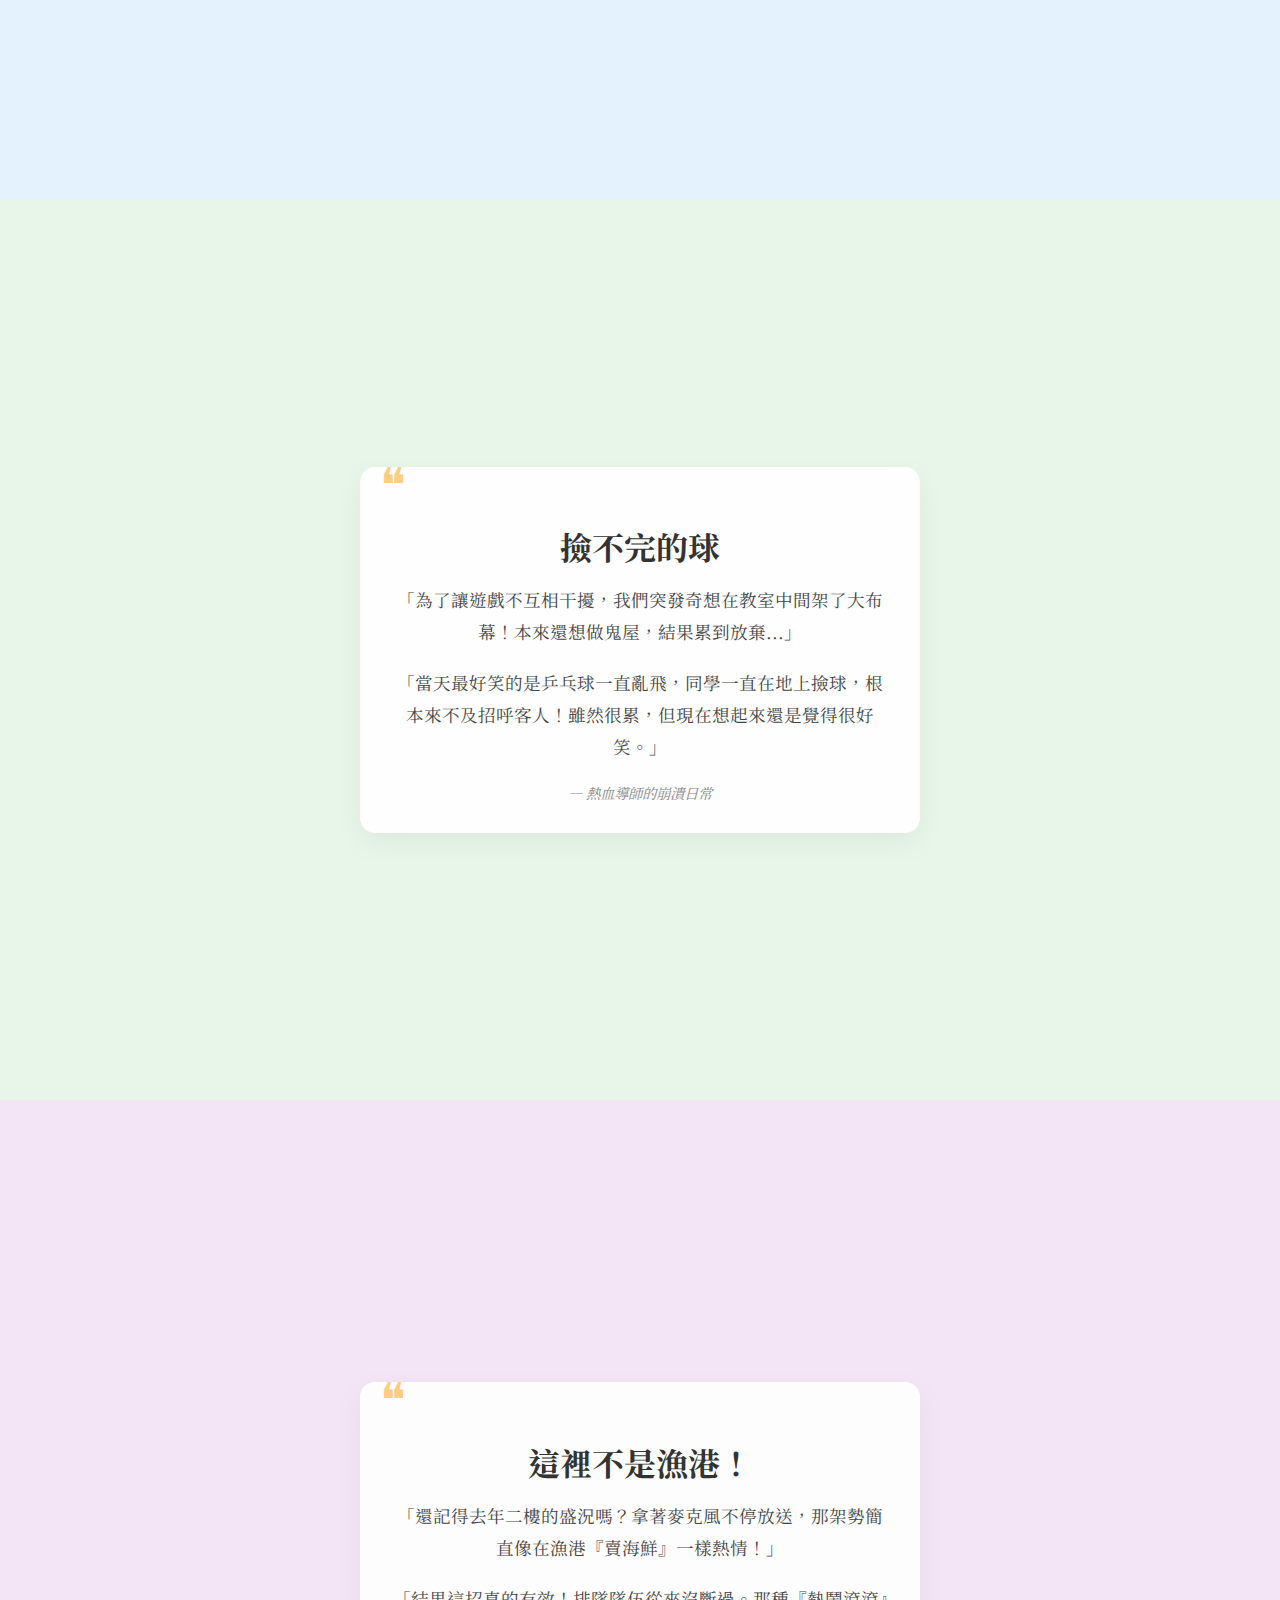
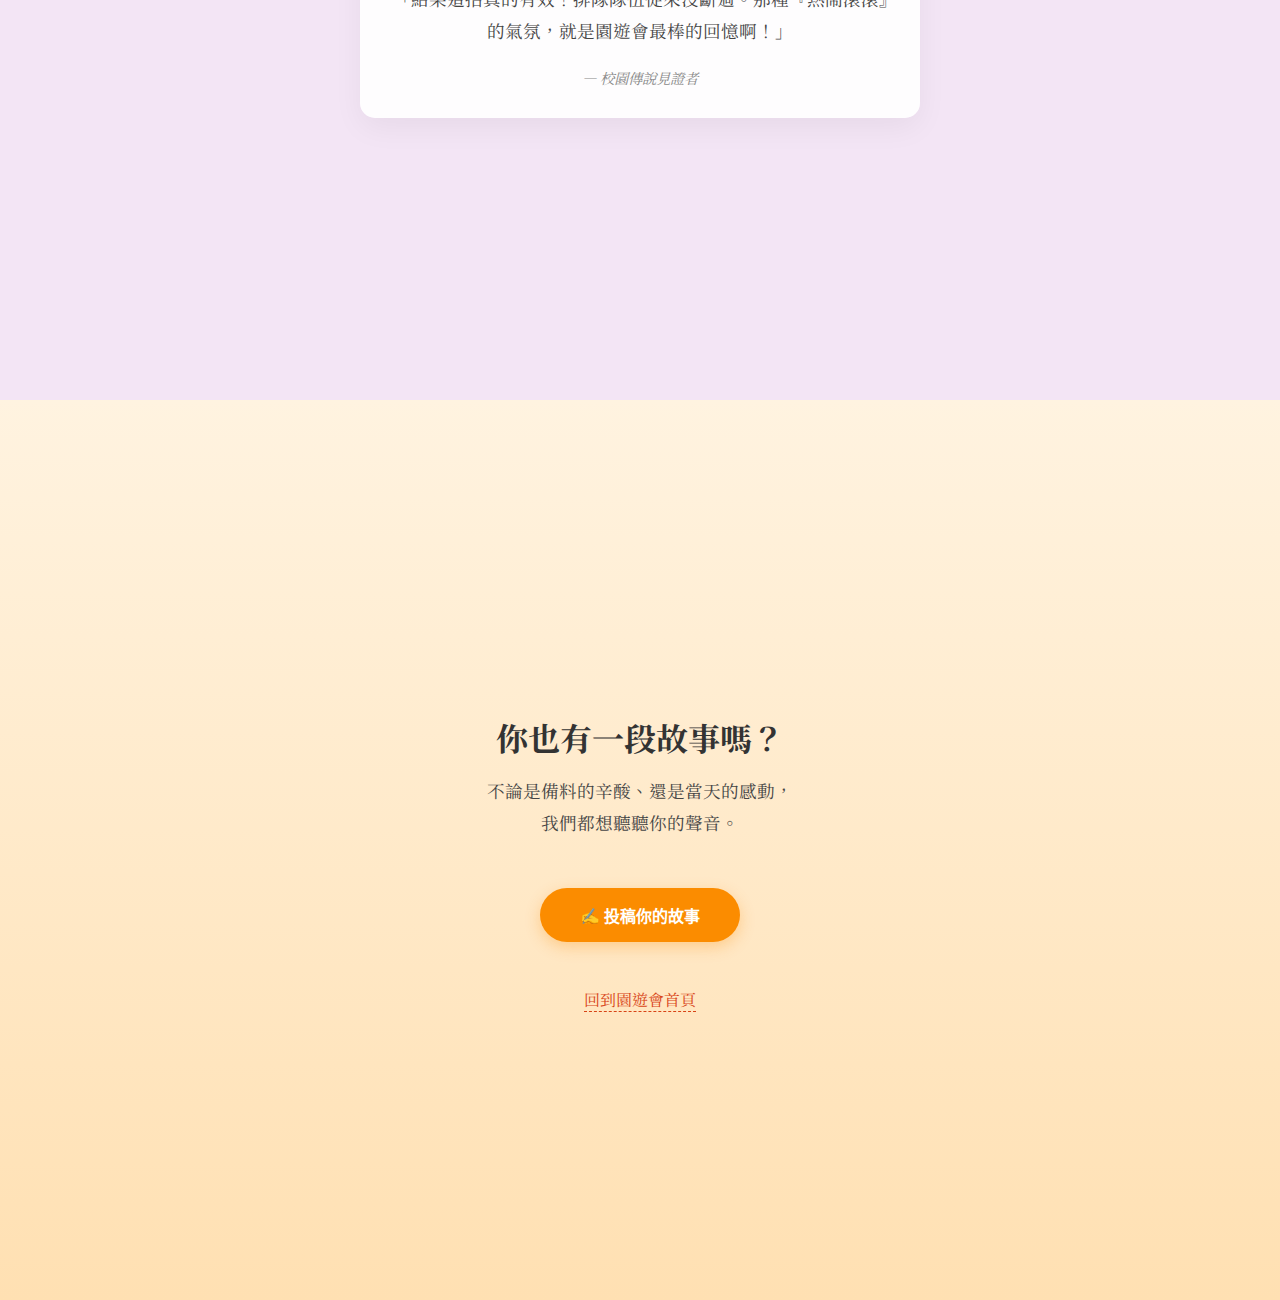
<file: stories.html>
<!DOCTYPE html>
<html lang="zh-TW">
<head>
    <meta charset="UTF-8">
    <meta name="viewport" content="width=device-width, initial-scale=1.0">
    <title>無限城故事牆</title>
    <link href="https://fonts.googleapis.com/css2?family=Noto+Serif+TC:wght@400;700&family=Fredoka+One&display=swap" rel="stylesheet">
    <style>
        body { margin: 0; font-family: 'Noto Serif TC', serif; background: #fffdf5; color: #444; overflow-x: hidden; }
        
        /* Navigation */
        .nav-back { position: fixed; top: 20px; left: 20px; z-index: 100; text-decoration: none; background: rgba(255,255,255,0.8); padding: 8px 15px; border-radius: 20px; font-weight: bold; color: #d84315; box-shadow: 0 2px 10px rgba(0,0,0,0.1); backdrop-filter: blur(5px); }

        /* Sections */
        section { min-height: 100vh; display: flex; flex-direction: column; justify-content: center; align-items: center; position: relative; padding: 40px 20px; box-sizing: border-box; text-align: center; }
        
        h1 { font-family: 'Fredoka One', cursive; font-size: 3rem; color: #d84315; margin-bottom: 20px; }
        h2 { font-size: 2rem; margin-bottom: 15px; color: #333; }
        p { font-size: 1.1rem; line-height: 1.8; max-width: 600px; margin: 0 auto 20px; }
        .author { font-style: italic; color: #888; font-size: 0.9rem; margin-top: 10px; display: block; }

        /* Floating Elements */
        .float-item { position: absolute; font-size: 4rem; opacity: 0.6; transition: transform 0.1s linear; will-change: transform; z-index: -1; }
        
        /* Specific Section Styles */
        .s1 { background: linear-gradient(180deg, #fff3e0 0%, #ffe0b2 100%); }
        .s2 { background: #e3f2fd; }
        .s3 { background: #e8f5e9; }
        .s4 { background: #f3e5f5; }

        .story-box { background: rgba(255,255,255,0.9); padding: 30px; border-radius: 15px; box-shadow: 0 10px 30px rgba(0,0,0,0.05); max-width: 500px; position: relative; }
        .quote-icon { font-size: 3rem; position: absolute; top: -20px; left: 20px; color: #ffcc80; }

        .cta-btn { display: inline-block; background: #fb8c00; color: white; padding: 15px 40px; border-radius: 50px; text-decoration: none; font-weight: bold; font-family: sans-serif; margin-top: 30px; box-shadow: 0 5px 15px rgba(251, 140, 0, 0.3); transition: transform 0.2s; }
        .cta-btn:hover { transform: scale(1.05); }

        .scroll-hint { position: absolute; bottom: 30px; animation: bounce 2s infinite; opacity: 0.5; font-size: 0.9rem; }
        @keyframes bounce { 0%, 100% { transform: translateY(0); } 50% { transform: translateY(10px); } }
    </style>
</head>
<body>

    <a href="index.html" class="nav-back">← 回首頁</a>

    <!-- Intro Section -->
    <section class="s1">
        <div class="float-item" style="top: 10%; right: 10%; font-size: 6rem;">🏰</div>
        <div class="float-item" style="top: 60%; left: 5%;">✨</div>
        
        <h1>無限城<br>故事牆</h1>
        <p>每一個攤位背後，都有一個溫暖的故事。<br>讓我們一起走進這些回憶...</p>
        <div class="scroll-hint">往下捲動閱讀</div>
    </section>

    <!-- Cleaner Story -->
    <section class="s2">
        <div class="float-item" style="top: 20%; left: 10%;">🧹</div>
        <div class="float-item" style="bottom: 10%; right: 10%;">❤️</div>
        
        <div class="story-box">
            <span class="quote-icon">❝</span>
            <h2>記得 300 個名字</h2>
            <p>曾經有一位小學清潔員，因為工作熟練，省下的時間都用來跟學生互動，甚至記得全校300多個孩子的名字。</p>
            <p>這讓我們知道，服務不只是工作，更是建立「連結」。希望我們的園遊會，也能充滿這樣溫暖的連結。</p>
            <span class="author">— 站長分享</span>
        </div>
    </section>

    <!-- 510 Story -->
    <section class="s3">
        <div class="float-item" style="top: 15%; right: 5%;">🎾</div>
        <div class="float-item" style="bottom: 20%; left: 10%;">🤣</div>
        
        <div class="story-box">
            <span class="quote-icon">❝</span>
            <h2>撿不完的球</h2>
            <p>「為了讓遊戲不互相干擾，我們突發奇想在教室中間架了大布幕！本來還想做鬼屋，結果累到放棄...」</p>
            <p>「當天最好笑的是乒乓球一直亂飛，同學一直在地上撿球，根本來不及招呼客人！雖然很累，但現在想起來還是覺得很好笑。」</p>
            <span class="author">— 熱血導師的崩潰日常</span>
        </div>
    </section>

    <!-- 309 Story -->
    <section class="s4">
        <div class="float-item" style="top: 10%; left: 15%;">🎤</div>
        <div class="float-item" style="bottom: 15%; right: 5%;">🐟</div>
        
        <div class="story-box">
            <span class="quote-icon">❝</span>
            <h2>這裡不是漁港！</h2>
            <p>「還記得去年二樓的盛況嗎？拿著麥克風不停放送，那架勢簡直像在漁港『賣海鮮』一樣熱情！」</p>
            <p>「結果這招真的有效！排隊隊伍從來沒斷過。那種『熱鬧滾滾』的氣氛，就是園遊會最棒的回憶啊！」</p>
            <span class="author">— 校園傳說見證者</span>
        </div>
    </section>

    <!-- CTA Section -->
    <section class="s1">
        <div class="float-item" style="top: 20%; right: 20%;">💌</div>
        <h2>你也有一段故事嗎？</h2>
        <p>不論是備料的辛酸、還是當天的感動，<br>我們都想聽聽你的聲音。</p>
        <a href="https://forms.gle/X9WpZLDoxUyx4BT58" target="_blank" class="cta-btn">✍️ 投稿你的故事</a>
        <br><br>
        <a href="index.html" style="color: #d84315; text-decoration: none; border-bottom: 1px dashed;">回到園遊會首頁</a>
    </section>

    <script>
        window.addEventListener('scroll', () => {
            const scrolled = window.pageYOffset;
            document.querySelectorAll('.float-item').forEach((el, index) => {
                const speed = (index % 3 + 1) * 0.2;
                // Alternate direction
                const direction = index % 2 === 0 ? 1 : -1;
                el.style.transform = `translateY(${scrolled * speed * direction}px)`;
            });
        });
    </script>

</body>
</html>
</file>
<file: style.css>
:root {
    --primary: #FF6B6B;
    --secondary: #4ECDC4;
    --accent: #FFE66D;
    --dark: #2C3E50;
    --light: #F7F9FC;
}

body {
    margin: 0;
    padding: 0;
    font-family: 'Noto Sans TC', sans-serif;
    background-color: var(--light);
    color: var(--dark);
    padding-bottom: 50px;
}

/* 背景裝飾 */
.bg-shape {
    position: fixed;
    border-radius: 50%;
    z-index: -1;
    filter: blur(80px);
    opacity: 0.6;
}
.shape-1 { width: 300px; height: 300px; background: #FF9A9E; top: -50px; left: -50px; }
.shape-2 { width: 400px; height: 400px; background: #A1C4FD; bottom: -100px; right: -100px; }

/* Hero Section */
.hero-section {
    text-align: center;
    padding: 30px 20px 20px; /* Reduced padding */
    background: white;
    border-radius: 0 0 30px 30px;
    box-shadow: 0 5px 15px rgba(0,0,0,0.05);
    margin-bottom: 20px;
}

.badge {
    background: #E0F7FA;
    color: #006064;
    padding: 4px 12px;
    border-radius: 20px;
    font-size: 0.9rem;
    font-weight: bold;
    display: inline-block;
    margin-bottom: 5px;
    letter-spacing: 1px;
}

.main-title {
    font-family: 'Fredoka One', 'Noto Sans TC', sans-serif;
    font-size: 2.2rem; /* Smaller title */
    line-height: 1.2;
    margin: 5px 0 10px;
    color: #FF6B6B;
    text-shadow: 2px 2px 0px white, 4px 4px 10px rgba(0,0,0,0.1);
}

.countdown-container {
    display: inline-flex;
    align-items: center;
    gap: 5px;
    background: #FFF3E0; /* Light orange pill */
    padding: 5px 15px;
    border-radius: 20px;
    margin-top: 5px;
    border: 1px solid #FFE0B2;
}

.time-block {
    background: transparent;
    color: #E65100;
    padding: 0;
    min-width: auto;
}

.time-block .number { font-size: 1rem; font-weight: bold; display: inline; }
.time-block .label { font-size: 0.8rem; opacity: 0.8; display: inline; margin-left: 2px; }
.separator { font-size: 1rem; color: #E65100; padding: 0 2px; font-weight: normal; }

/* Marquee */
.marquee-strip {
    background: #FFECB3;
    color: #F57C00;
    padding: 10px;
    white-space: nowrap;
    overflow: hidden;
    font-weight: bold;
    font-size: 0.95rem;
    box-shadow: 0 2px 5px rgba(0,0,0,0.05);
}
.marquee-strip p {
    display: inline-block;
    animation: marquee 15s linear infinite;
    padding-left: 100%;
    margin: 0;
}
@keyframes marquee { 0% { transform: translateX(0); } 100% { transform: translateX(-100%); } }

/* Quick Nav */
.quick-nav {
    display: flex;
    justify-content: center;
    gap: 15px;
    margin: 0 0 20px;
    padding: 0 15px;
}

.nav-item {
    text-decoration: none;
    text-align: center;
    color: var(--dark);
    font-size: 0.9rem;
    font-weight: bold;
    transition: transform 0.2s;
}

.nav-item:hover { transform: translateY(-5px); }

.icon-circle {
    width: 50px; /* Smaller icons */
    height: 50px;
    border-radius: 50%;
    display: flex;
    align-items: center;
    justify-content: center;
    font-size: 1.5rem;
    margin-bottom: 5px;
    box-shadow: 0 3px 10px rgba(0,0,0,0.1);
    background: white;
}

.story-icon { background: linear-gradient(135deg, #FF9A9E 0%, #FECFEF 100%); color: #D81B60; }
.map-icon { background: linear-gradient(135deg, #a18cd1 0%, #fbc2eb 100%); color: #6A1B9A; }
.form-icon { background: linear-gradient(135deg, #84fab0 0%, #8fd3f4 100%); color: #00695C; }

/* Content Container */
.container { max-width: 800px; margin: 0 auto; padding: 0 20px; }

.section-title {
    font-size: 1.4rem;
    margin-bottom: 20px;
    position: relative;
    padding-left: 15px;
    color: var(--dark);
}
.section-title::before {
    content: '';
    position: absolute;
    left: 0;
    top: 50%;
    transform: translateY(-50%);
    width: 5px;
    height: 20px;
    background: var(--primary);
    border-radius: 5px;
}

/* Timeline */
.timeline-card {
    background: white;
    padding: 20px;
    border-radius: 20px;
    box-shadow: 0 5px 20px rgba(0,0,0,0.03);
    margin-bottom: 30px;
}
.timeline-row { display: flex; align-items: center; justify-content: space-between; }
.t-item { text-align: center; flex: 1; }
.t-time { display: block; font-weight: bold; font-size: 1.1rem; color: var(--primary); }
.t-desc { font-size: 0.85rem; color: #777; }
.t-line { flex: 1; height: 2px; background: #eee; margin: 0 10px; }

/* Search & Filter */
.search-box {
    display: flex;
    gap: 10px;
    margin-bottom: 15px;
}
.search-box input {
    flex: 1;
    padding: 12px 20px;
    border: none;
    border-radius: 50px;
    background: white;
    box-shadow: 0 4px 10px rgba(0,0,0,0.05);
    font-size: 1rem;
    outline: none;
}
.search-btn {
    background: var(--primary);
    color: white;
    border: none;
    padding: 0 25px;
    border-radius: 50px;
    font-weight: bold;
    cursor: pointer;
    box-shadow: 0 4px 10px rgba(255, 107, 107, 0.3);
}

.filter-pills {
    display: flex;
    gap: 10px;
    overflow-x: auto;
    padding-bottom: 10px;
    margin-bottom: 20px;
    -webkit-overflow-scrolling: touch;
}
.pill {
    background: white;
    border: 1px solid #eee;
    padding: 8px 20px;
    border-radius: 30px;
    font-size: 0.9rem;
    cursor: pointer;
    white-space: nowrap;
    transition: all 0.2s;
    color: #666;
}
.pill.active {
    background: var(--dark);
    color: white;
    border-color: var(--dark);
    box-shadow: 0 4px 10px rgba(44, 62, 80, 0.2);
}

/* Booth Grid */
.booth-grid {
    display: grid;
    grid-template-columns: repeat(auto-fill, minmax(160px, 1fr));
    gap: 15px;
}

.booth-card {
    background: white;
    border-radius: 15px;
    padding: 15px;
    box-shadow: 0 5px 15px rgba(0,0,0,0.03);
    transition: transform 0.2s;
    border-bottom: 4px solid transparent;
}
.booth-card:active { transform: scale(0.98); }

.type-food { border-bottom-color: #FFB74D; }
.type-goods { border-bottom-color: #64B5F6; }
.type-game { border-bottom-color: #BA68C8; }

.booth-header { display: flex; justify-content: space-between; margin-bottom: 8px; }
.booth-class { font-weight: 900; color: #ccc; font-size: 1.2rem; }
.booth-tag { font-size: 0.7rem; padding: 2px 8px; border-radius: 10px; background: #eee; height: fit-content; }

.type-food .booth-tag { background: #FFF3E0; color: #E65100; }
.type-goods .booth-tag { background: #E3F2FD; color: #1565C0; }
.type-game .booth-tag { background: #F3E5F5; color: #7B1FA2; }

.booth-card h3 { margin: 0 0 10px 0; font-size: 1.1rem; color: var(--dark); }
.booth-loc { margin: 0; font-size: 0.85rem; color: #888; display: flex; align-items: center; gap: 5px; }

/* Modal */
.modal {
    display: none;
    position: fixed;
    top: 0; left: 0; width: 100%; height: 100%;
    background: rgba(0,0,0,0.5);
    z-index: 1000;
    justify-content: center;
    align-items: center;
    backdrop-filter: blur(5px);
}
.modal-content {
    background: white;
    padding: 20px;
    border-radius: 20px;
    width: 90%;
    max-width: 500px;
    text-align: center;
    position: relative;
    animation: popUp 0.3s ease;
}
@keyframes popUp { from { transform: scale(0.8); opacity: 0; } to { transform: scale(1); opacity: 1; } }

.close-btn { position: absolute; top: 15px; right: 20px; font-size: 2rem; cursor: pointer; color: #999; }
.full-map-btn { display: inline-block; margin-top: 15px; padding: 10px 20px; background: var(--secondary); color: white; border-radius: 10px; text-decoration: none; font-weight: bold; }

footer { text-align: center; color: #999; padding: 20px; font-size: 0.8rem; }

/* Event Day Mode (3/28) */
body.event-day-mode .countdown-container { display: none !important; }
body.event-day-mode .hero-section { padding: 20px 20px 10px; min-height: auto; margin-bottom: 15px; }
body.event-day-mode .main-title { font-size: 2rem; margin: 5px 0 10px; }
body.event-day-mode .badge { font-size: 0.9rem; padding: 4px 12px; margin-bottom: 5px; }
</file>
<file: backup/style.css>
:root {
  --green: #2e7d32;
  --red: #d32f2f;
  --bg: #f5f7fa;
}

body {
  font-family: "PingFang TC", "Microsoft JhengHei", sans-serif;
  background-color: var(--bg);
  margin: 0;
  padding: 15px 10px;
  color: #333;
}

.app-wrap {
  max-width: 450px;
  margin: 0 auto;
}

/* 標題美化 */
.app-header {
  background: linear-gradient(135deg, #2e7d32, #1b5e20);
  color: white;
  padding: 25px;
  border-radius: 20px;
  text-align: center;
  margin-bottom: 20px;
  box-shadow: 0 8px 16px rgba(0, 0, 0, 0.1);
}

.app-header h1 {
  margin: 0;
  font-size: 1.4rem;
}

.school-tag {
  font-size: 0.85rem;
  opacity: 0.8;
  margin-top: 5px;
}

/* 按鈕卡片 */
.nav-grid {
  display: grid;
  grid-template-columns: 1fr 1fr;
  gap: 12px;
  margin-bottom: 20px;
}

.nav-card {
  background: white;
  padding: 18px;
  border-radius: 15px;
  text-align: center;
  text-decoration: none;
  box-shadow: 0 4px 10px rgba(0, 0, 0, 0.05);
  cursor: pointer;
  transition: transform 0.2s;
}

.nav-card:active {
  transform: scale(0.95);
}

.red-border {
  border-bottom: 4px solid var(--red);
}

.green-border {
  border-bottom: 4px solid var(--green);
}

.nav-icon {
  font-size: 1.6rem;
  display: block;
}

.nav-label {
  font-weight: bold;
  color: #444;
  font-size: 0.9rem;
  margin-top: 5px;
  display: block;
}

/* 地圖顯示效果 */
.map-overlay {
  margin-bottom: 20px;
  animation: slideDown 0.3s ease-out;
}

@keyframes slideDown {
  from {
    opacity: 0;
    transform: translateY(-10px);
  }

  to {
    opacity: 1;
    transform: translateY(0);
  }
}

.map-card {
  background: white;
  padding: 10px;
  border-radius: 15px;
  text-align: center;
  border: 1px solid #ddd;
}

.map-card img {
  width: 100%;
  border-radius: 10px;
  cursor: pointer;
}

.map-card p {
  font-size: 12px;
  color: #888;
  margin: 8px 0 0;
}

/* 內容卡片 */
.content-card {
  background: white;
  border-radius: 20px;
  padding: 20px;
  margin-bottom: 20px;
  box-shadow: 0 4px 15px rgba(0, 0, 0, 0.05);
}

.card-title {
  font-weight: bold;
  color: var(--green);
  margin-bottom: 15px;
  border-bottom: 1px solid #eee;
  padding-bottom: 10px;
}

/* 時間軸 */
.timeline {
  list-style: none;
  padding: 0;
  margin: 0;
}

.timeline li {
  margin-bottom: 10px;
  display: flex;
  align-items: center;
}

.t-time {
  background: #e8f5e9;
  color: var(--green);
  padding: 2px 8px;
  border-radius: 5px;
  font-weight: bold;
  margin-right: 15px;
  font-size: 0.85rem;
}

.t-info {
  font-size: 0.95rem;
  color: #555;
}

.vacation-tag {
  background: #fff9c4;
  padding: 8px;
  border-radius: 8px;
  font-size: 0.8rem;
  margin-top: 15px;
  text-align: center;
}

/* 搜尋與表格 */
.search-bar {
  width: 100%;
  padding: 12px;
  border: 2px solid var(--green);
  border-radius: 10px;
  box-sizing: border-box;
  font-size: 16px;
  margin-bottom: 15px;
  outline: none;
  background: #f9f9f9;
}

.table-scroll {
  overflow-x: auto;
}

table {
  width: 100%;
  border-collapse: collapse;
}

th {
  text-align: left;
  padding: 10px;
  background: #f1f8e9;
  color: var(--green);
  font-size: 0.8rem;
}

td {
  padding: 12px 10px;
  border-bottom: 1px solid #eee;
  font-size: 0.9rem;
}

.special {
  background: #fffde7;
  font-weight: bold;
}

/* 標籤顏色 */
.tag {
  padding: 2px 6px;
  border-radius: 4px;
  font-size: 0.75rem;
  color: white;
  font-weight: bold;
}

.tag-food {
  background: #ff8a65;
}

.tag-goods {
  background: #4fc3f7;
}

.tag-game {
  background: #9575cd;
}
</file>
